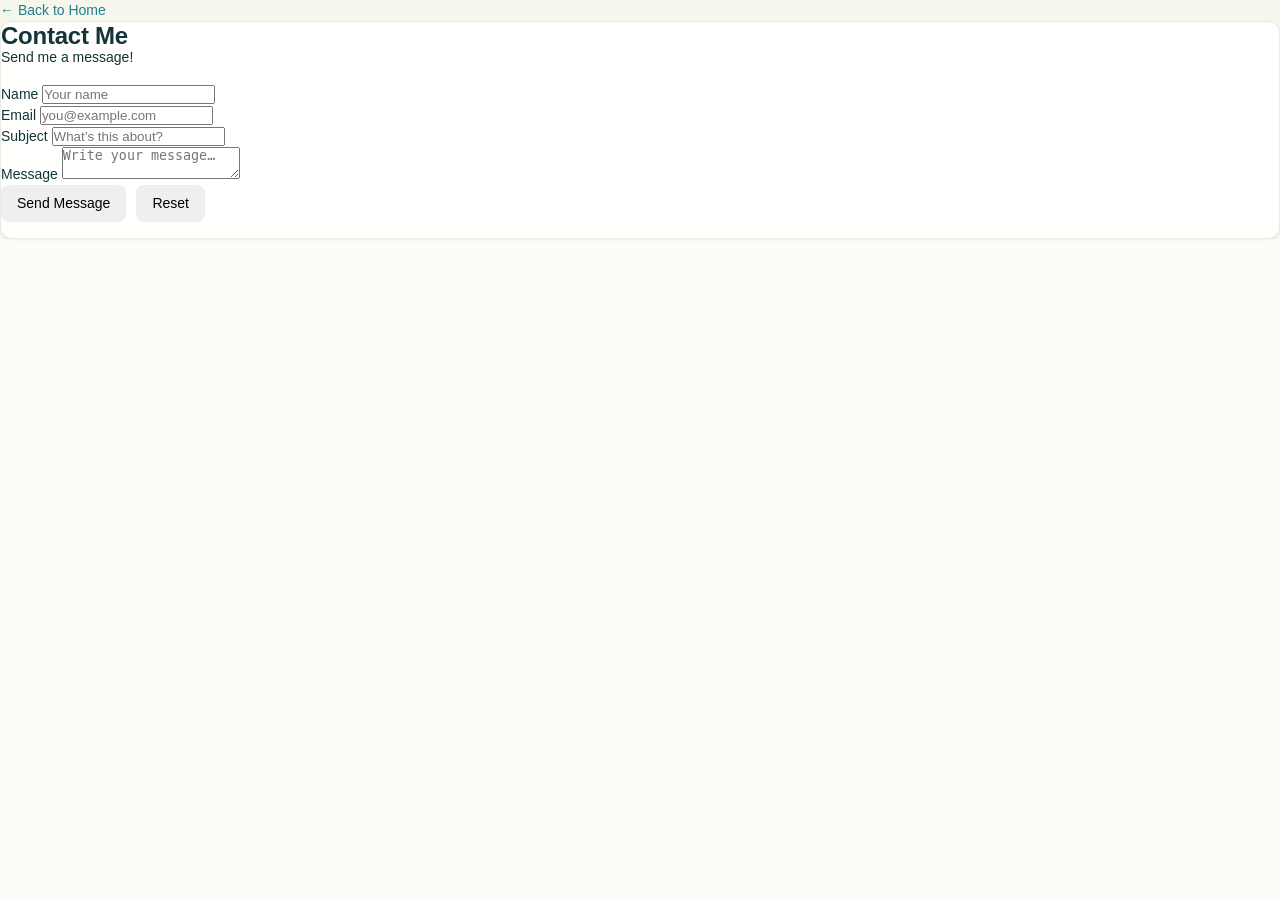
<file: contact.html>
<!DOCTYPE html>
<html lang="en">
<head>
  <meta charset="UTF-8" />
  <meta name="viewport" content="width=device-width, initial-scale=1" />
    <div class="back-btn">
    <a href="index.html">← Back to Home</a>
    </div>
  <title>Contact — Connor Button</title>
  <link rel="icon" type="image/png" href="images/favicon.png" />
  <link rel="stylesheet" href="main.css" />
  
</head>
<body>
  <section class="section">
    <div class="contact-wrap card">
      <h2>Contact Me</h2>
      <p class="small" style="margin-top:-4px;">Send me a message!</p>
      <form id="contact-form" method="POST" action="https://formspree.io/f/mgvylkyl">
        <div class="row">
          <div>
            <label for="name">Name</label>
            <input id="name" name="name" type="text" placeholder="Your name" required />
          </div>
          <div>
            <label for="email">Email</label>
            <input id="email" name="email" type="email" placeholder="you@example.com" required />
          </div>
        </div>
        <div>
          <label for="subject">Subject</label>
          <input id="subject" name="subject" type="text" placeholder="What’s this about?" required />
        </div>
        <div>
          <label for="message">Message</label>
          <textarea id="message" name="message" placeholder="Write your message…" required></textarea>
        </div>
        <div class="flex" style="gap:10px;">
          <button class="btn" type="submit">Send Message</button>
          <button class="btn ghost" type="reset">Reset</button>
        </div>
        <p id="form-status" class="small" style="margin-top:8px;"></p>
      </form>
    </div>
  </section>
  <script>
  const form = document.getElementById('contact-form');
  const statusEl = document.getElementById('form-status');

  form.addEventListener('submit', async (e) => {
    e.preventDefault();
    statusEl.textContent = 'Sending…';

    try {
      const data = new FormData(form);
      const res = await fetch(form.action, {
        method: form.method,
        body: data,
        headers: { 'Accept': 'application/json' }
      });

      if (res.ok) {
        form.reset();
        statusEl.textContent = 'Thanks! Your message was sent.';
      } else {
        const err = await res.json().catch(() => ({}));
        statusEl.textContent = (err && err.errors && err.errors[0]?.message) || 'Oops, something went wrong. Please try again.';
      }
    } catch (err) {
      statusEl.textContent = 'Network error. Please try again.';
    }
  });
</script>
</body>
</html>
</file>
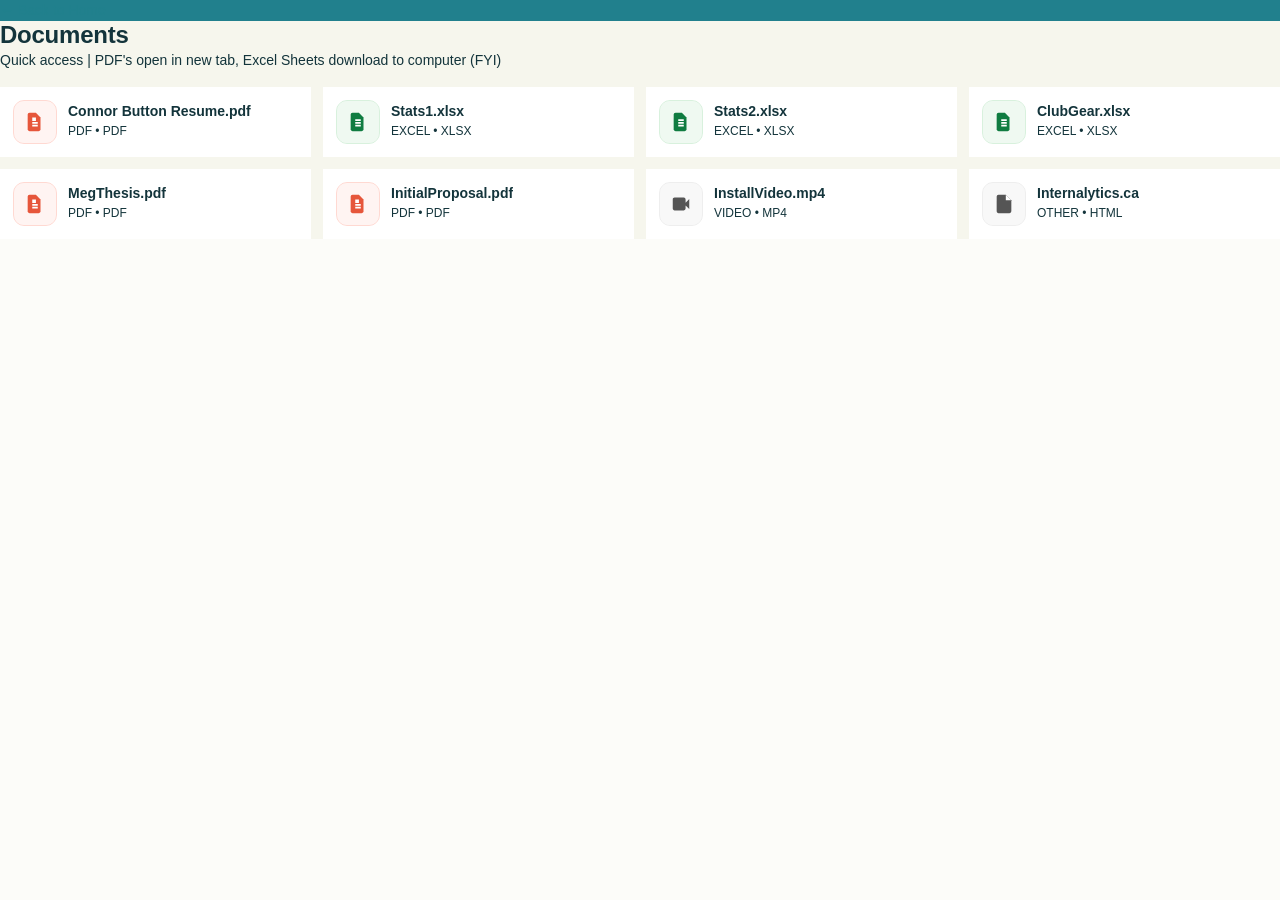
<file: documents.html>
<!DOCTYPE html>
<html lang="en">
<head>
  <meta charset="UTF-8" />
  <meta name="viewport" content="width=device-width, initial-scale=1.0, maximum-scale=5.0, user-scalable=yes">  <title>Documents — Connor Button</title>
  <link rel="icon" type="image/png" href="images/favicon.png" />
  <link rel="stylesheet" href="main.css" />
  <style>
    /* Documents grid (reuses your design tokens) */
    .docs-wrap{ max-width: var(--maxw); margin: 0 auto; }
    .docs-header{ margin-bottom: 14px; }
    .doc-grid{
      display:grid; gap:12px;
      grid-template-columns: repeat(12, 1fr);
    }
    /* 4-up on desktop, 2-up on phones */
    .doc-card{ grid-column: span 3; }
    @media (max-width: 640px){ .doc-card{ grid-column: span 6; } }

    .doc-card{
      display:flex; align-items:center; gap:12px;
      padding:14px; border:1px solid var(--line);
      border-radius: var(--radius); background:#fff; box-shadow: var(--shadow);
      text-decoration:none; color:inherit;
      transition: transform .15s ease, box-shadow .15s ease, border-color .15s ease;
    }
    .doc-card:hover{ transform: translateY(-2px); border-color:#ddd; box-shadow: 0 12px 28px rgba(0,0,0,.08); }
    .doc-icon{
      width:42px; height:42px; flex:0 0 42px;
      display:grid; place-items:center; border-radius:10px; background:#f6f6f6;
      outline:1px solid #eee;
    }
    .doc-meta{ min-width:0; }
    .doc-name{
      font-weight:600; line-height:1.2; margin:0 0 2px; white-space:nowrap; overflow:hidden; text-overflow:ellipsis;
    }
    .doc-type{ font-size:12px; color:var(--muted); }

    /* Simple color accents by type */
    .is-pdf .doc-icon{ background:#FFF4F2; outline-color:#FFD9D2; }
    .is-excel .doc-icon{ background:#EFF9F1; outline-color:#D8F1DD; }
    .is-word .doc-icon{ background:#F1F5FF; outline-color:#DDE6FF; }
    .is-ppt .doc-icon{ background:#FFF6EB; outline-color:#FFE3C7; }
    .is-image .doc-icon{ background:#F8F8F8; }
    .is-video .doc-icon{ background:#F8F8F8; }
    .is-other .doc-icon{ background:#F8F8F8; }

    /* Back link spacing on this page */
    .back-btn { margin-top: 20px; }
  </style>
</head>
<body>
  <div class="btn--primary">
    <a href="index.html">← Back to Home</a>
  </div>

  <section class="section">
    <div class="docs-wrap">
      <div class="docs-header">
        <h2>Documents</h2>
        <p class="small">Quick access | PDF's open in new tab, Excel Sheets download to computer (FYI)</p>
      </div>

      <div class="doc-grid" id="docGrid">
        <!-- ===== EXAMPLES (replace/extend these) ===== -->
        <!-- Tip: point href to your actual files; keep target & rel so they open in a new tab. -->

        <!-- Existing resume in your repo -->
        <a class="doc-card" href="Connor Button Resume.pdf" target="_blank" rel="noopener" data-name="Connor Button Resume.pdf"></a>

        <!-- Stats1 -->
        <a class="doc-card" href="docs/Stats1.xlsx" target="_blank" rel="noopener" data-name="Stats1.xlsx"></a>
       
        <!-- Stats2 -->
        <a class="doc-card" href="docs/Stats2.xlsx" target="_blank" rel="noopener" data-name="Stats2.xlsx"></a>
    
        <!-- ClubGear -->
        <a class="doc-card" href="docs/ClubGear.xlsx" target="_blank" rel="noopener" data-name="ClubGear.xlsx"></a>

        <!-- Meg Thesis -->
        <a class="doc-card" href="docs/MEGThesis.pdf" target="_blank" rel="noopener" data-name="MegThesis.pdf"></a>

        <!-- Plastics-Levy -->
        <a class="doc-card" href="docs/InitialProposal.pdf" target="_blank" rel="noopener" data-name="InitialProposal.pdf"></a>
       
        <!-- Twin Peaks Video-->
        <a class="doc-card" href="images/pines/TwinPeaksVideo.mp4" target="_blank" rel="noopener" data-name="InstallVideo.mp4"></a>
        
        <!-- Internlytics -->
        <a class="doc-card" href="https://connorbuttonweb.github.io/internalytics/index.html" target="_blank" rel="noopener" data-name="Internalytics.ca"></a>


        <!-- ========================================== -->
      </div>
    </div>
  </section>

  <script>
    // Tiny helper: infer file type from href and render icon + labels.
    (function(){
      const ICONS = {
        pdf:  `<svg width="22" height="22" viewBox="0 0 24 24" aria-hidden="true"><path fill="#E6563B" d="M6 2h7l5 5v13a2 2 0 0 1-2 2H6a2 2 0 0 1-2-2V4a2 2 0 0 1 2-2"/><path fill="#fff" d="M9 17h6v-2H9v2m0-3h6v-2H9v2m0-3h4V7H9v4z"/></svg>`,
        excel:`<svg width="22" height="22" viewBox="0 0 24 24" aria-hidden="true"><path fill="#107C41" d="M6 2h7l5 5v13a2 2 0 0 1-2 2H6a2 2 0 0 1-2-2V4a2 2 0 0 1 2-2"/><path fill="#fff" d="M9 17h6v-2H9v2m0-3h6v-2H9v2m0-3h6V9H9v2"/></svg>`,
        word: `<svg width="22" height="22" viewBox="0 0 24 24" aria-hidden="true"><path fill="#185ABD" d="M6 2h7l5 5v13a2 2 0 0 1-2 2H6a2 2 0 0 1-2-2V4a2 2 0 0 1 2-2"/><path fill="#fff" d="M9 17h6v-2H9v2m0-3h6v-2H9v2m0-3h6V9H9v2"/></svg>`,
        ppt:  `<svg width="22" height="22" viewBox="0 0 24 24" aria-hidden="true"><path fill="#D24726" d="M6 2h7l5 5v13a2 2 0 0 1-2 2H6a2 2 0 0 1-2-2V4a2 2 0 0 1 2-2"/><path fill="#fff" d="M9 17h6V9H9v8m1-7h4v6h-4V10z"/></svg>`,
        image:`<svg width="22" height="22" viewBox="0 0 24 24" aria-hidden="true"><path fill="#555" d="M19 3H5a2 2 0 0 0-2 2v14a2 2 0 0 0 2 2h14a2 2 0 0 0 2-2V5a2 2 0 0 0-2-2m0 16H5V5h14z"/><path fill="#555" d="M8.5 13.5L11 16l2.5-3L17 18H7z"/><circle cx="9" cy="9" r="1.5" fill="#555"/></svg>`,
        video:`<svg width="22" height="22" viewBox="0 0 24 24" aria-hidden="true"><path fill="#555" d="M17 10.5V7a2 2 0 0 0-2-2H5C3.89 5 3 5.9 3 7v10c0 1.1.89 2 2 2h10a2 2 0 0 0 2-2v-3.5l4 4v-11l-4 4z"/></svg>`,
        other:`<svg width="22" height="22" viewBox="0 0 24 24" aria-hidden="true"><path fill="#555" d="M14 2H6a2 2 0 0 0-2 2v16c0 1.11.89 2 2 2h12a2 2 0 0 0 2-2V8z"/><path fill="#fff" d="M14 2v6h6"/></svg>`
      };

      const byExt = (ext) => {
        ext = ext.toLowerCase();
        if (['.pdf'].includes(ext)) return 'pdf';
        if (['.xls','.xlsx','.csv'].includes(ext)) return 'excel';
        if (['.doc','.docx'].includes(ext)) return 'word';
        if (['.ppt','.pptx'].includes(ext)) return 'ppt';
        if (['.png','.jpg','.jpeg','.webp','.gif','.svg'].includes(ext)) return 'image';
        if (['.mp4','.webm','.mov','.m4v'].includes(ext)) return 'video';
        return 'other';
      };

      const cards = Array.from(document.querySelectorAll('.doc-card'));
      cards.forEach(card => {
        const href = card.getAttribute('href') || '';
        const name = card.dataset.name || href.split('/').pop() || 'File';
        const match = href.match(/\.[a-z0-9]+$/i);
        const ext = match ? match[0] : '';
        const type = byExt(ext);
        card.classList.add(`is-${type}`);

        const icon = document.createElement('div');
        icon.className = 'doc-icon';
        icon.innerHTML = ICONS[type];

        const meta = document.createElement('div');
        meta.className = 'doc-meta';
        meta.innerHTML = `
          <p class="doc-name" title="${name}">${name}</p>
          <div class="doc-type">${type.toUpperCase()} ${ext ? `• ${ext.slice(1).toUpperCase()}` : ''}</div>
        `;

        card.appendChild(icon);
        card.appendChild(meta);
      });
    })();
  </script>
</body>
</html>
</file>
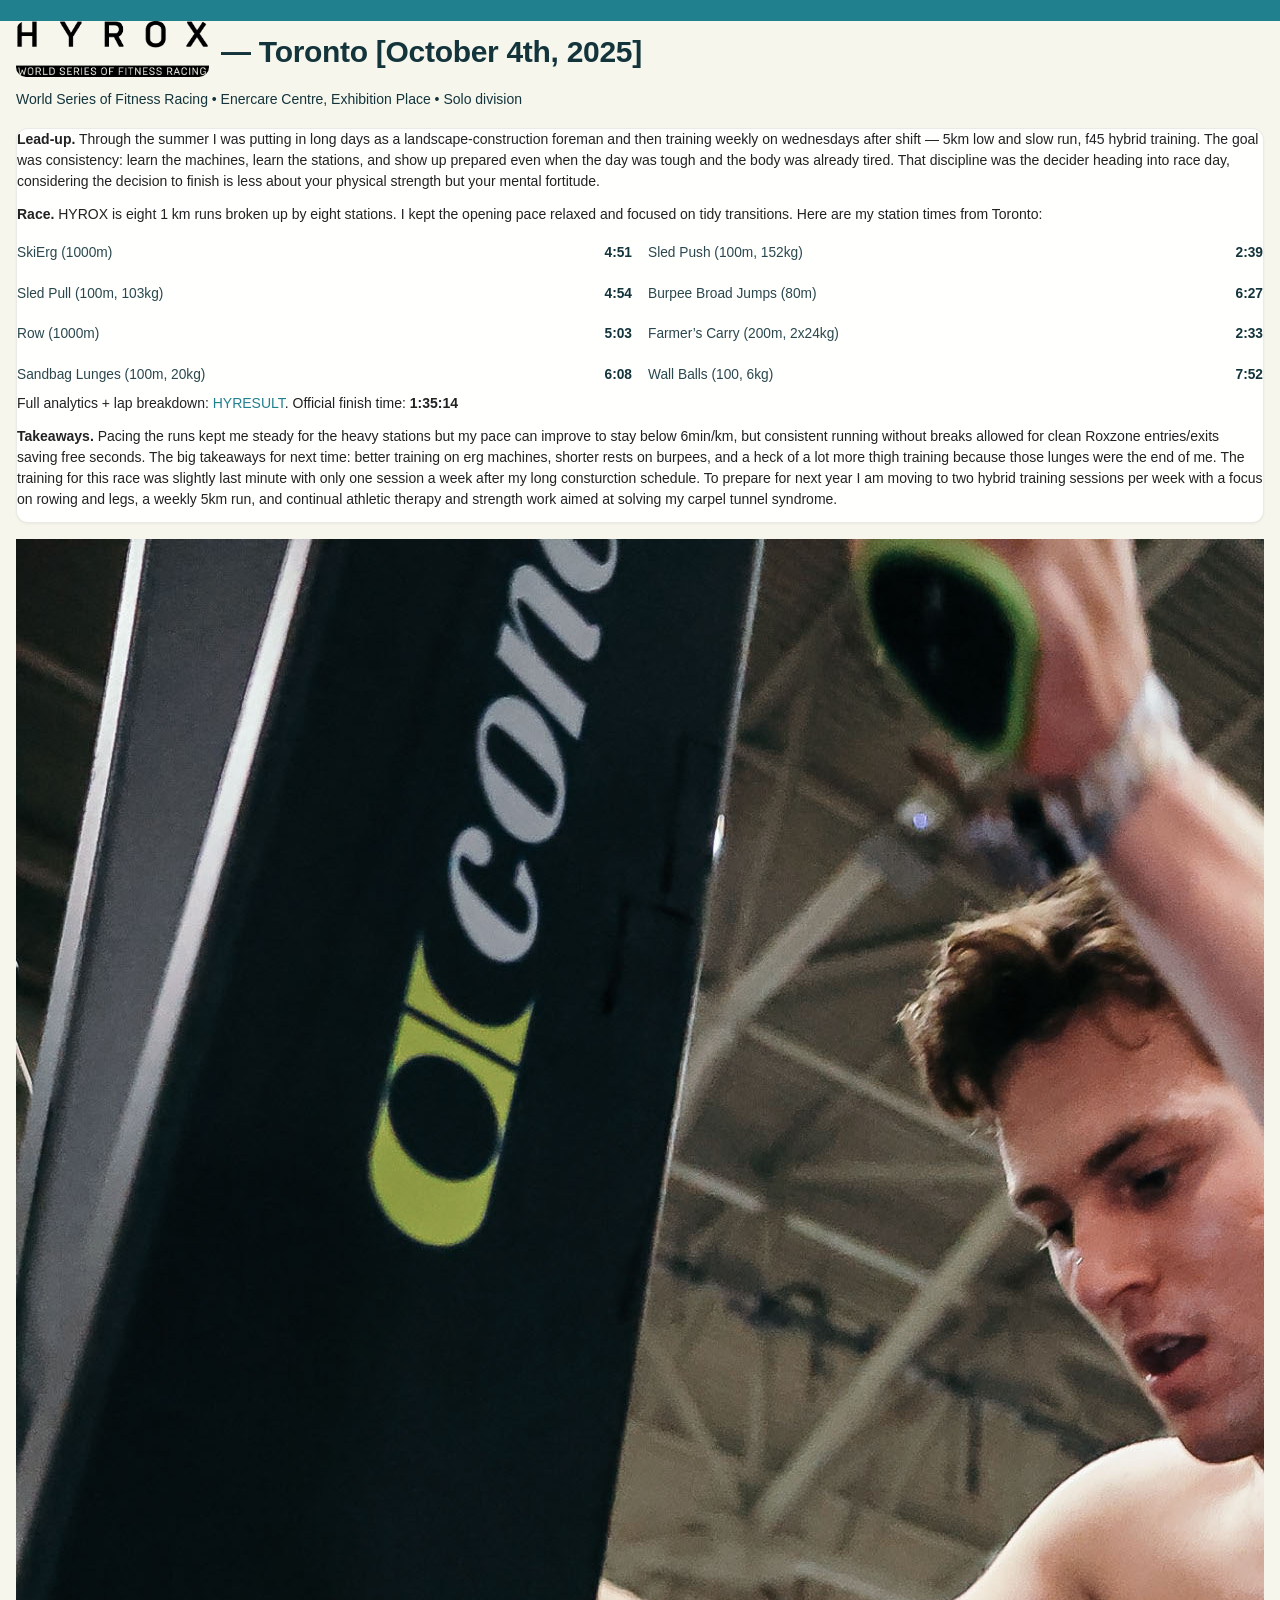
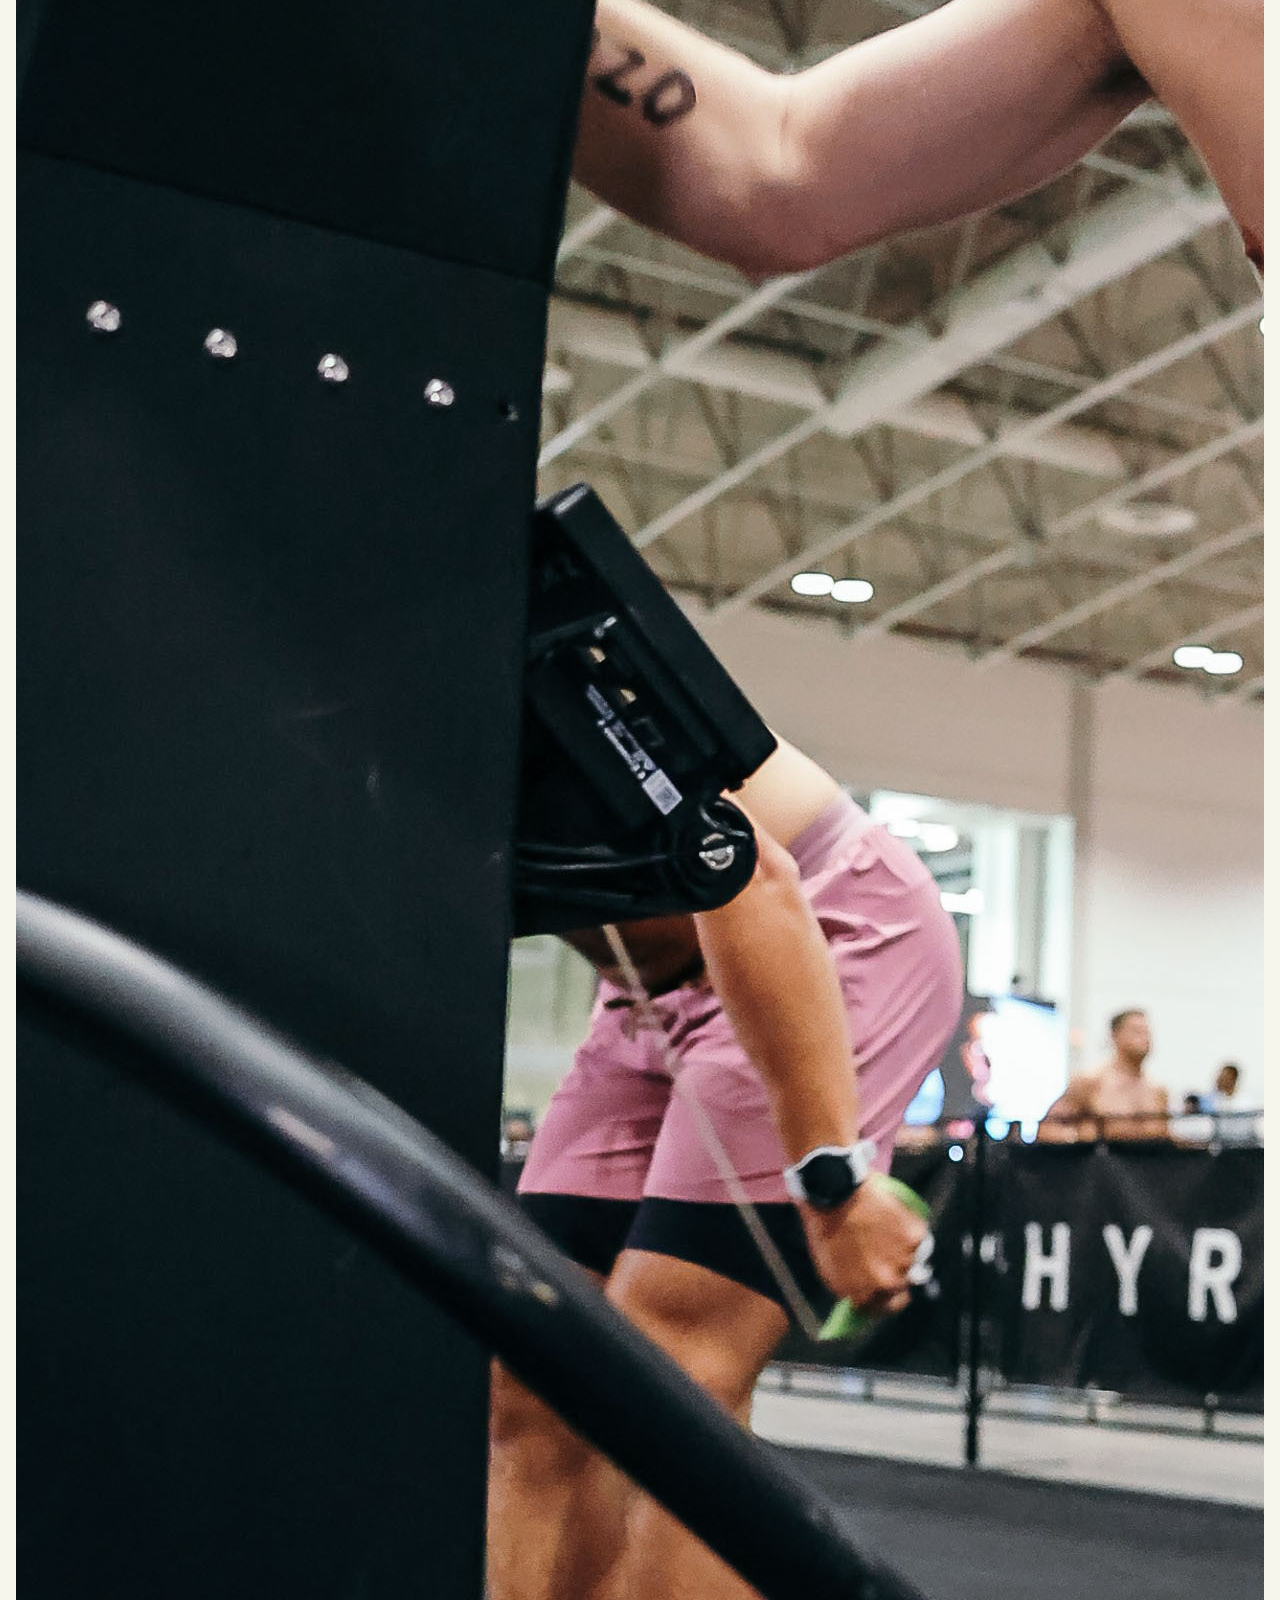
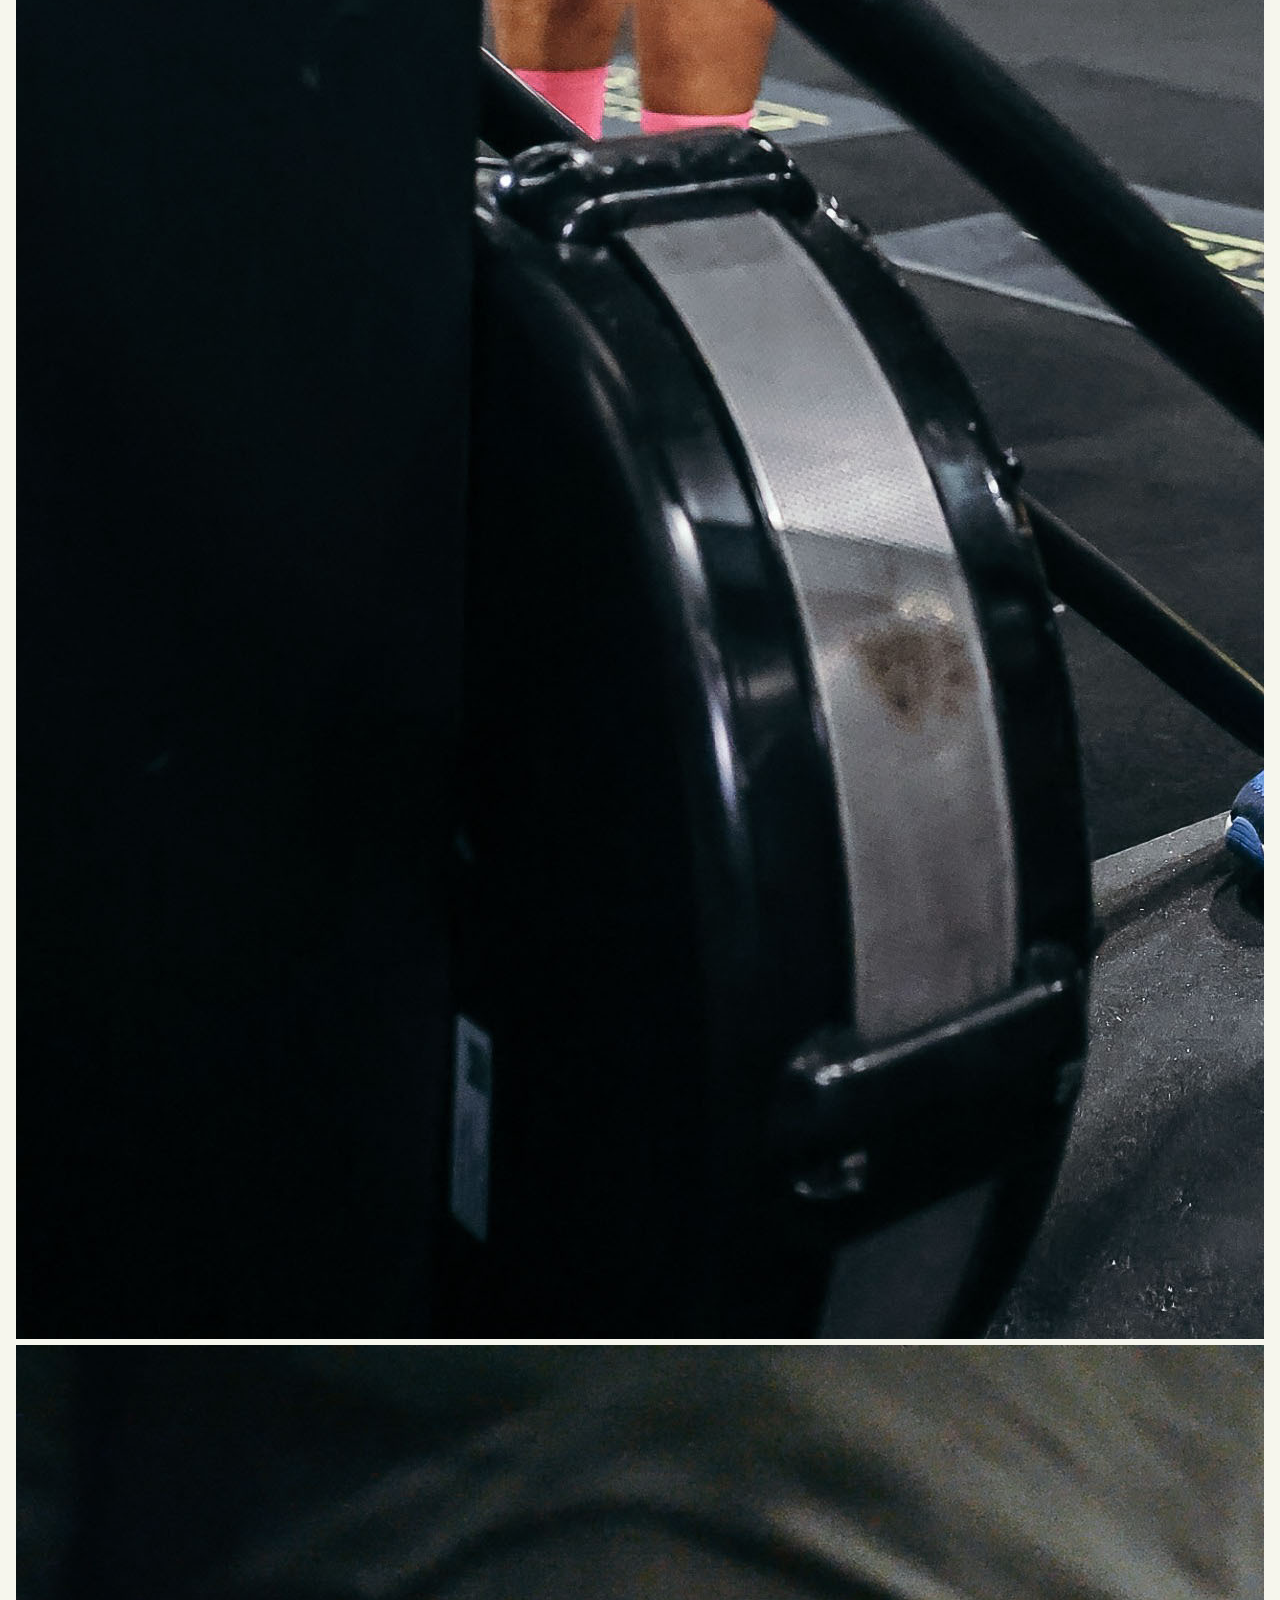
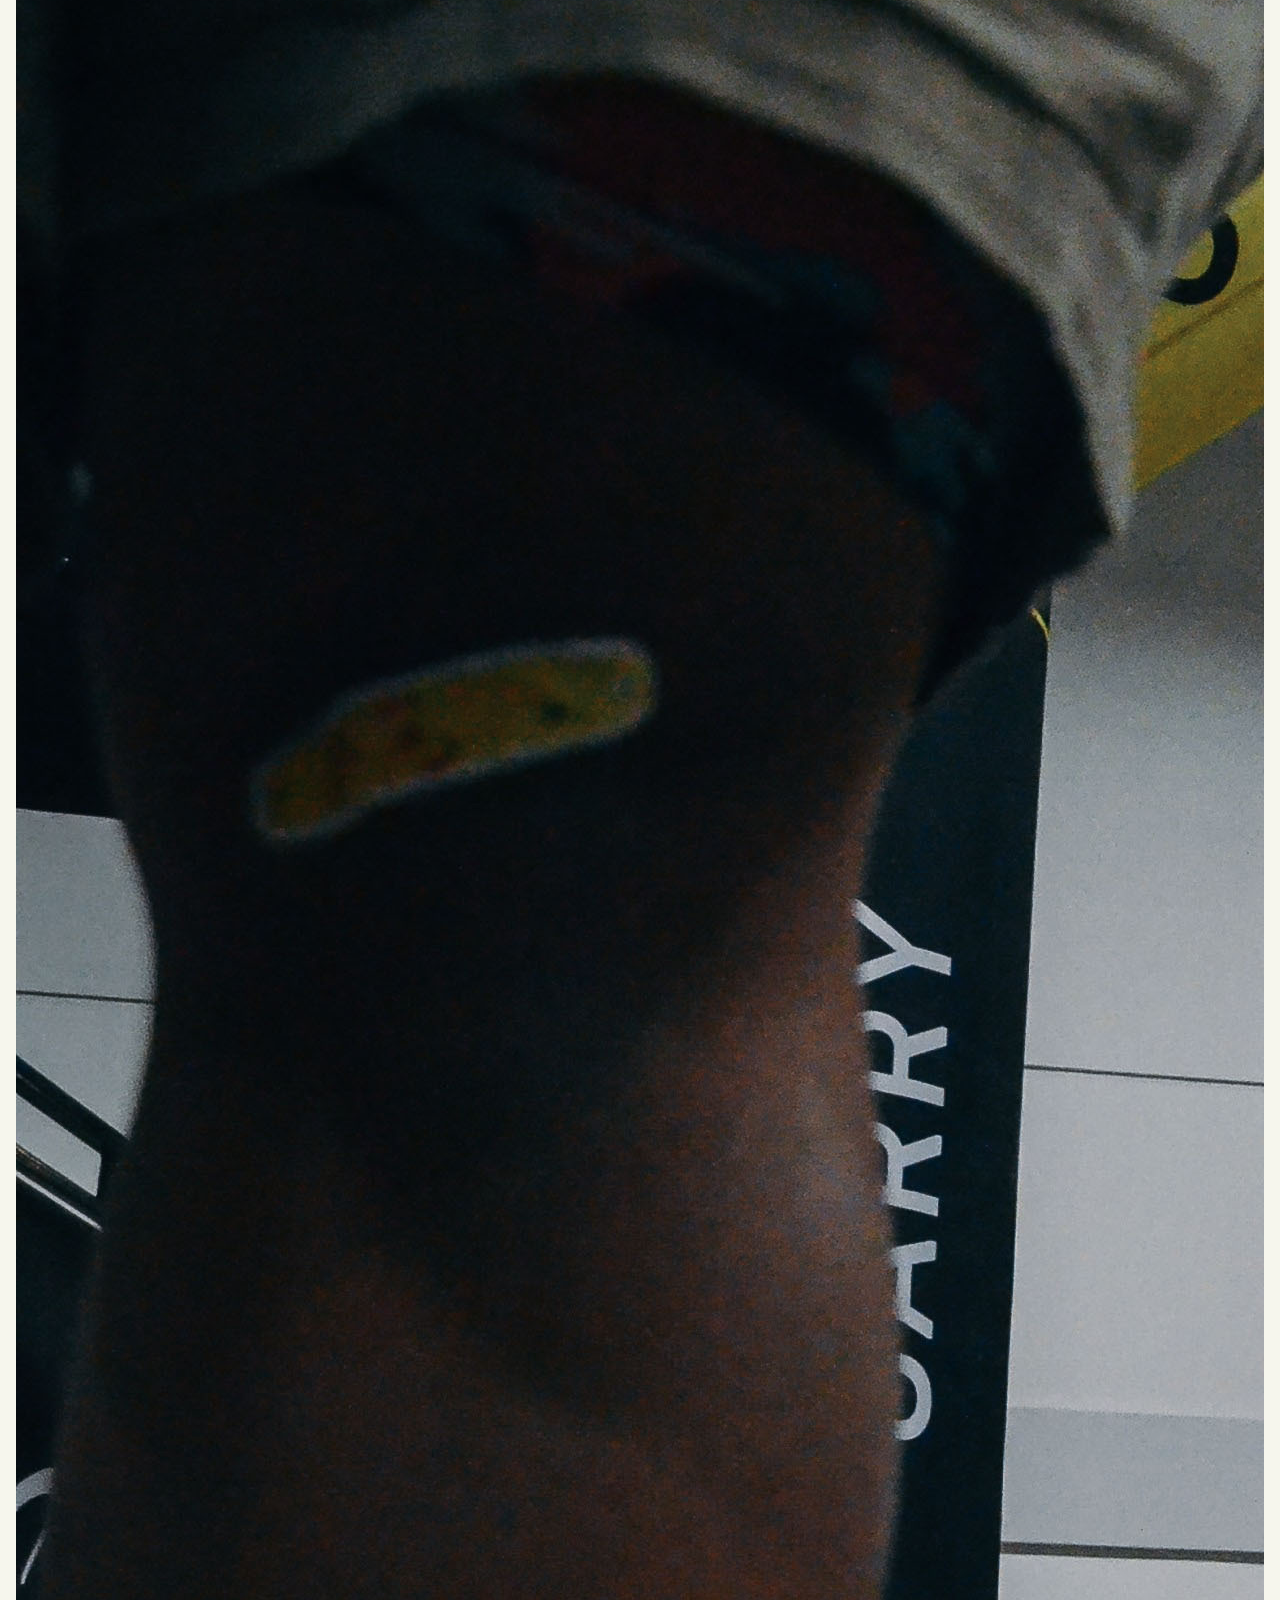
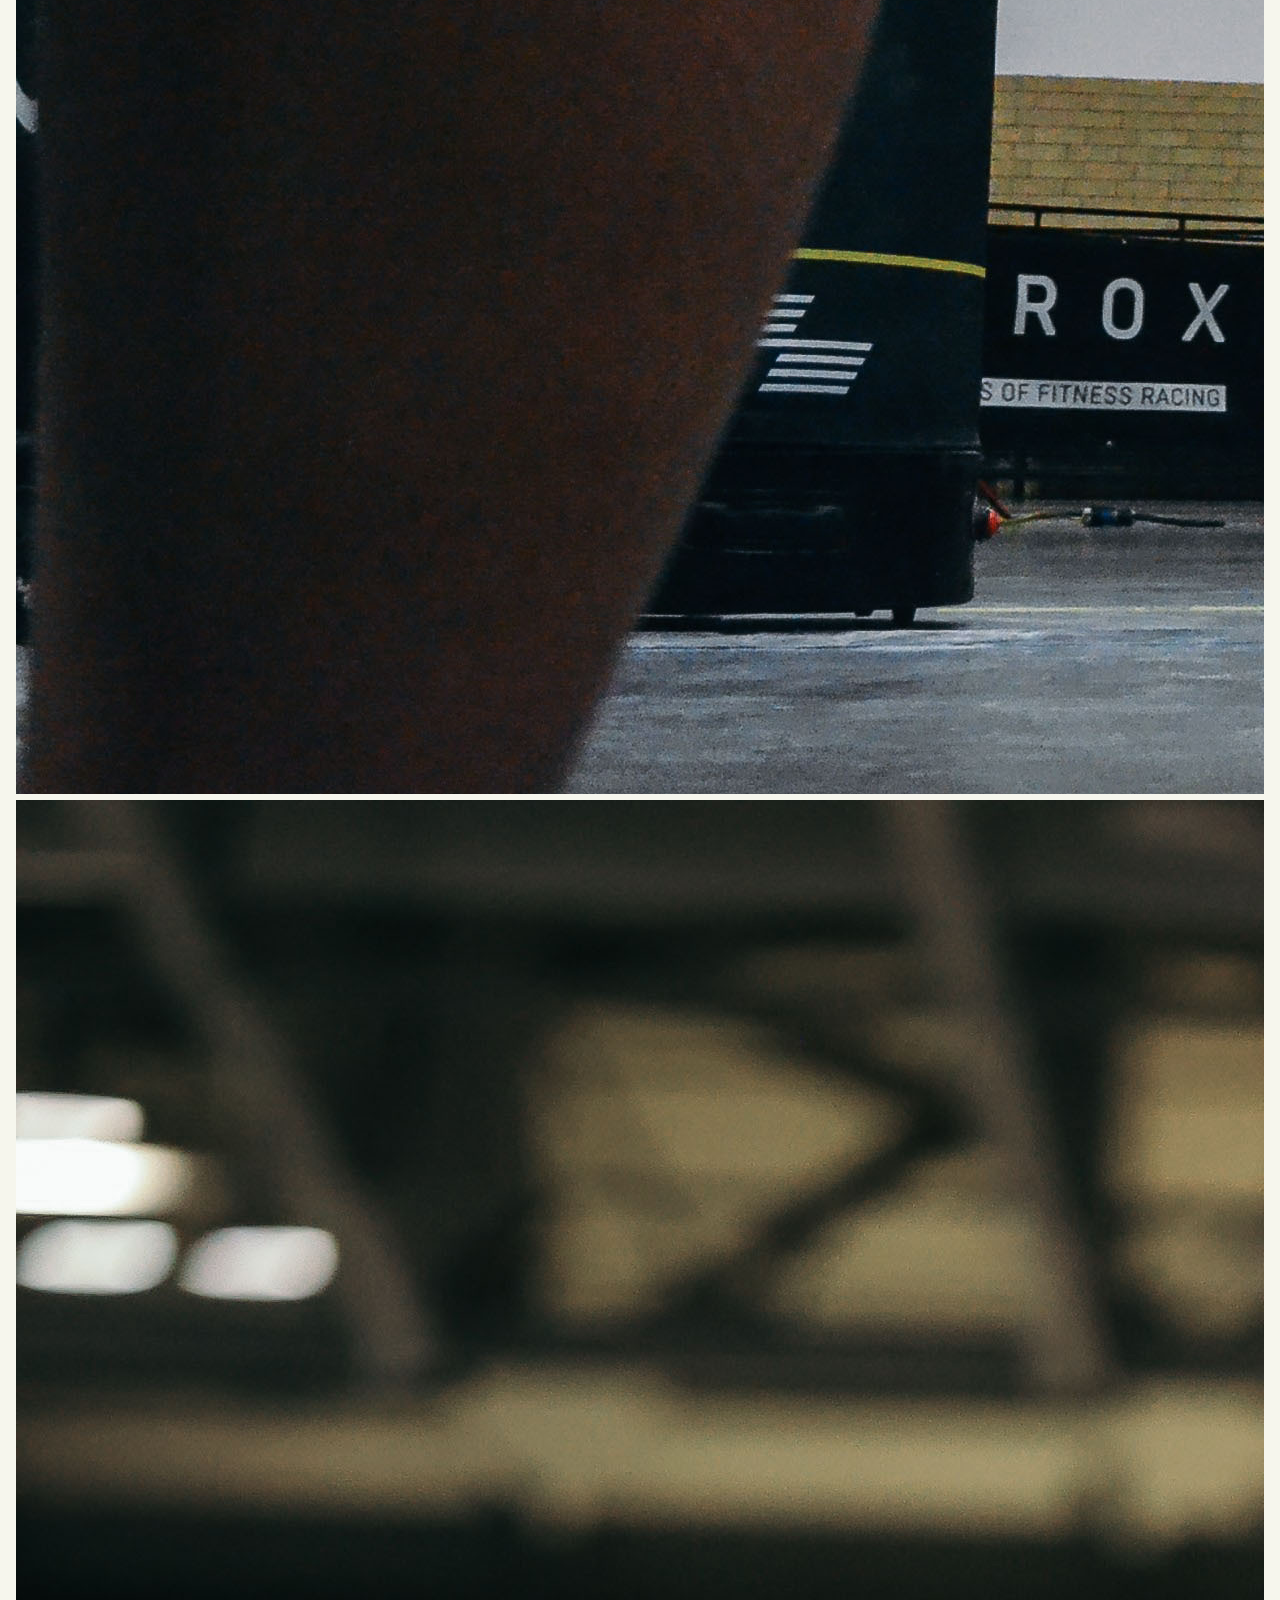
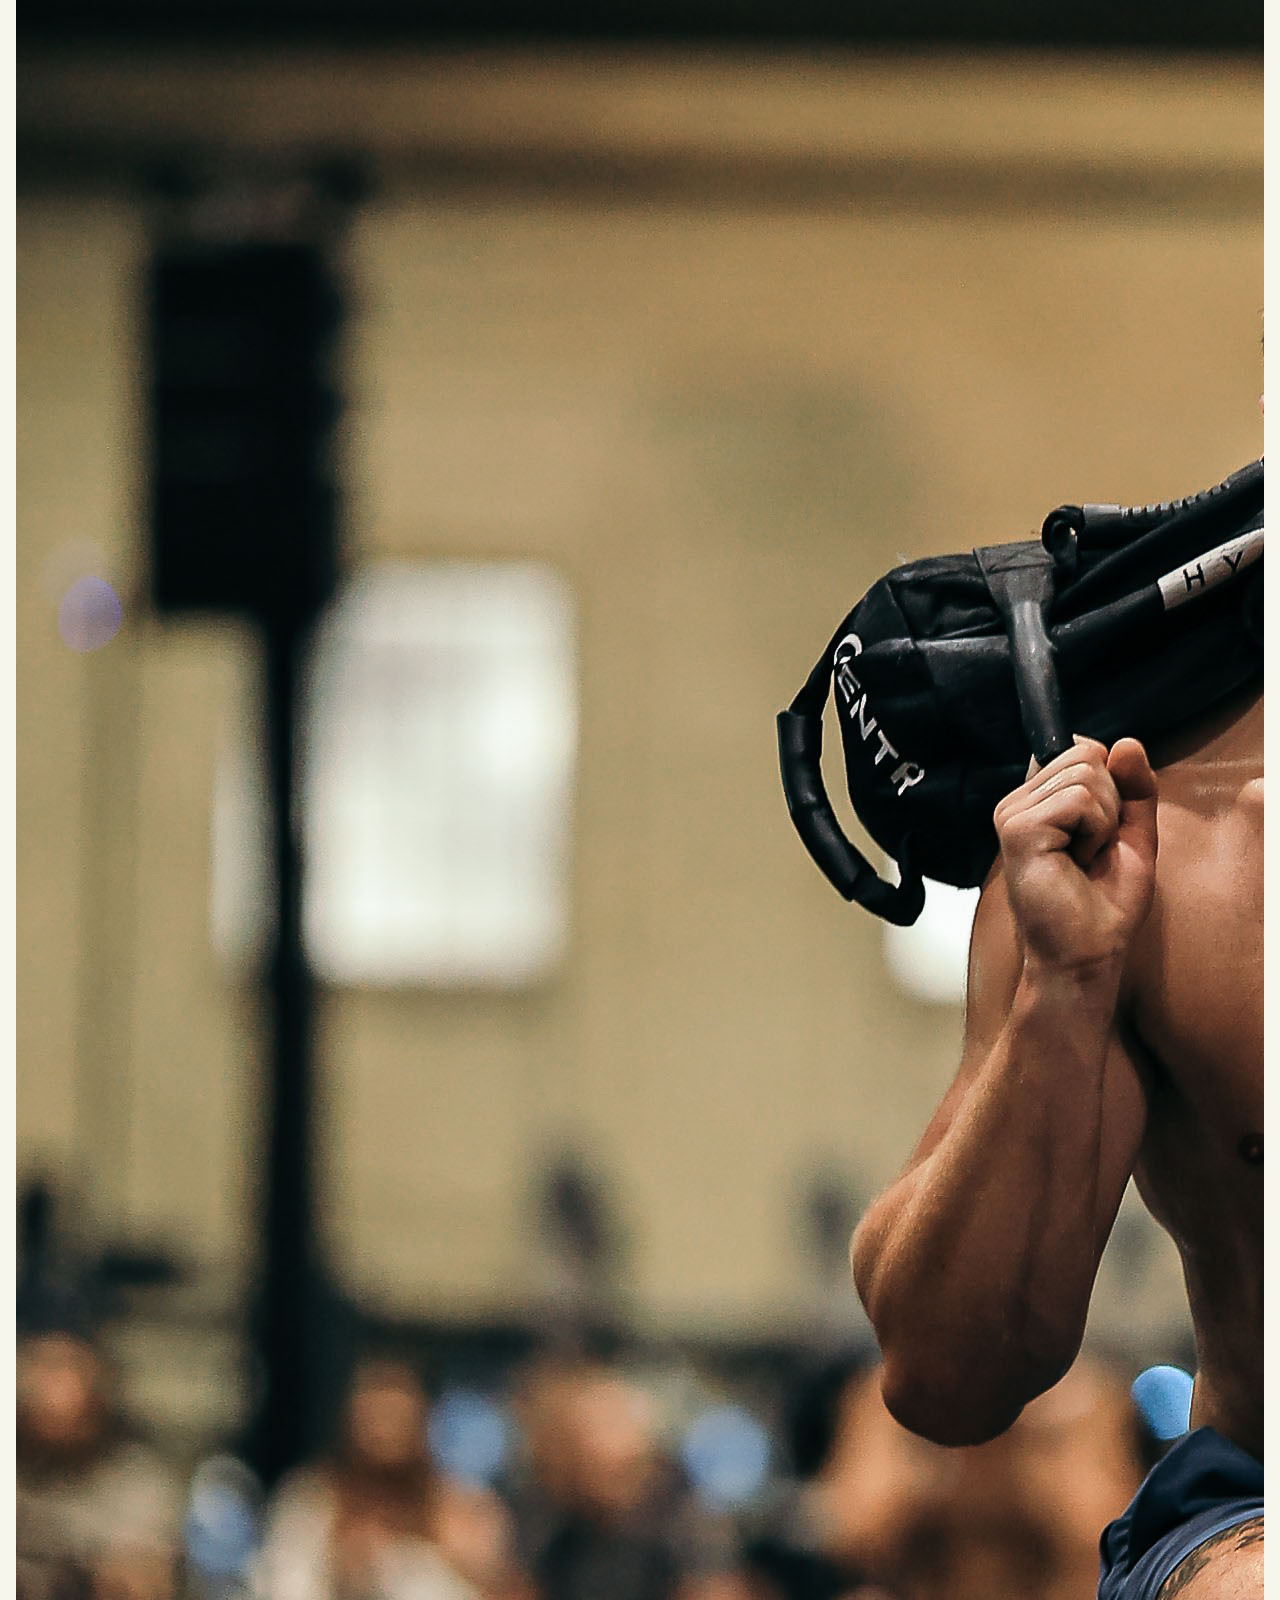
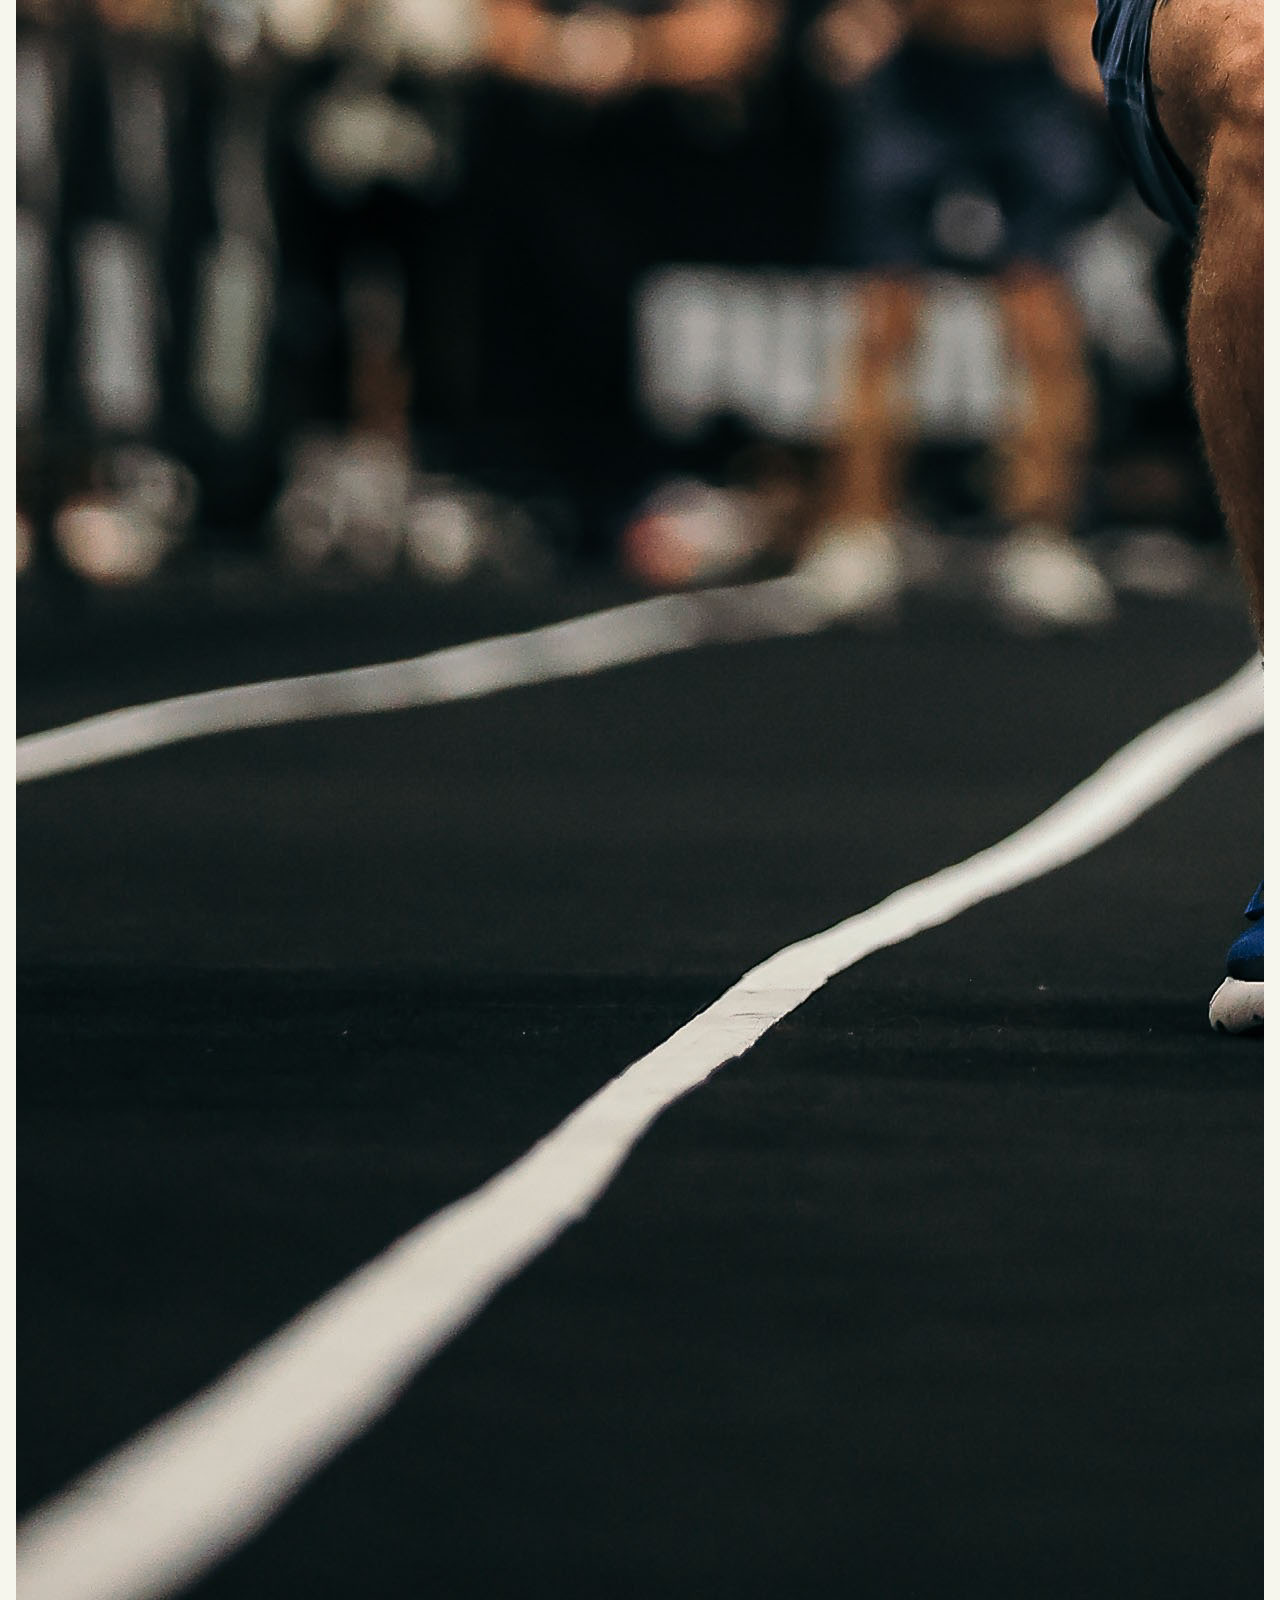
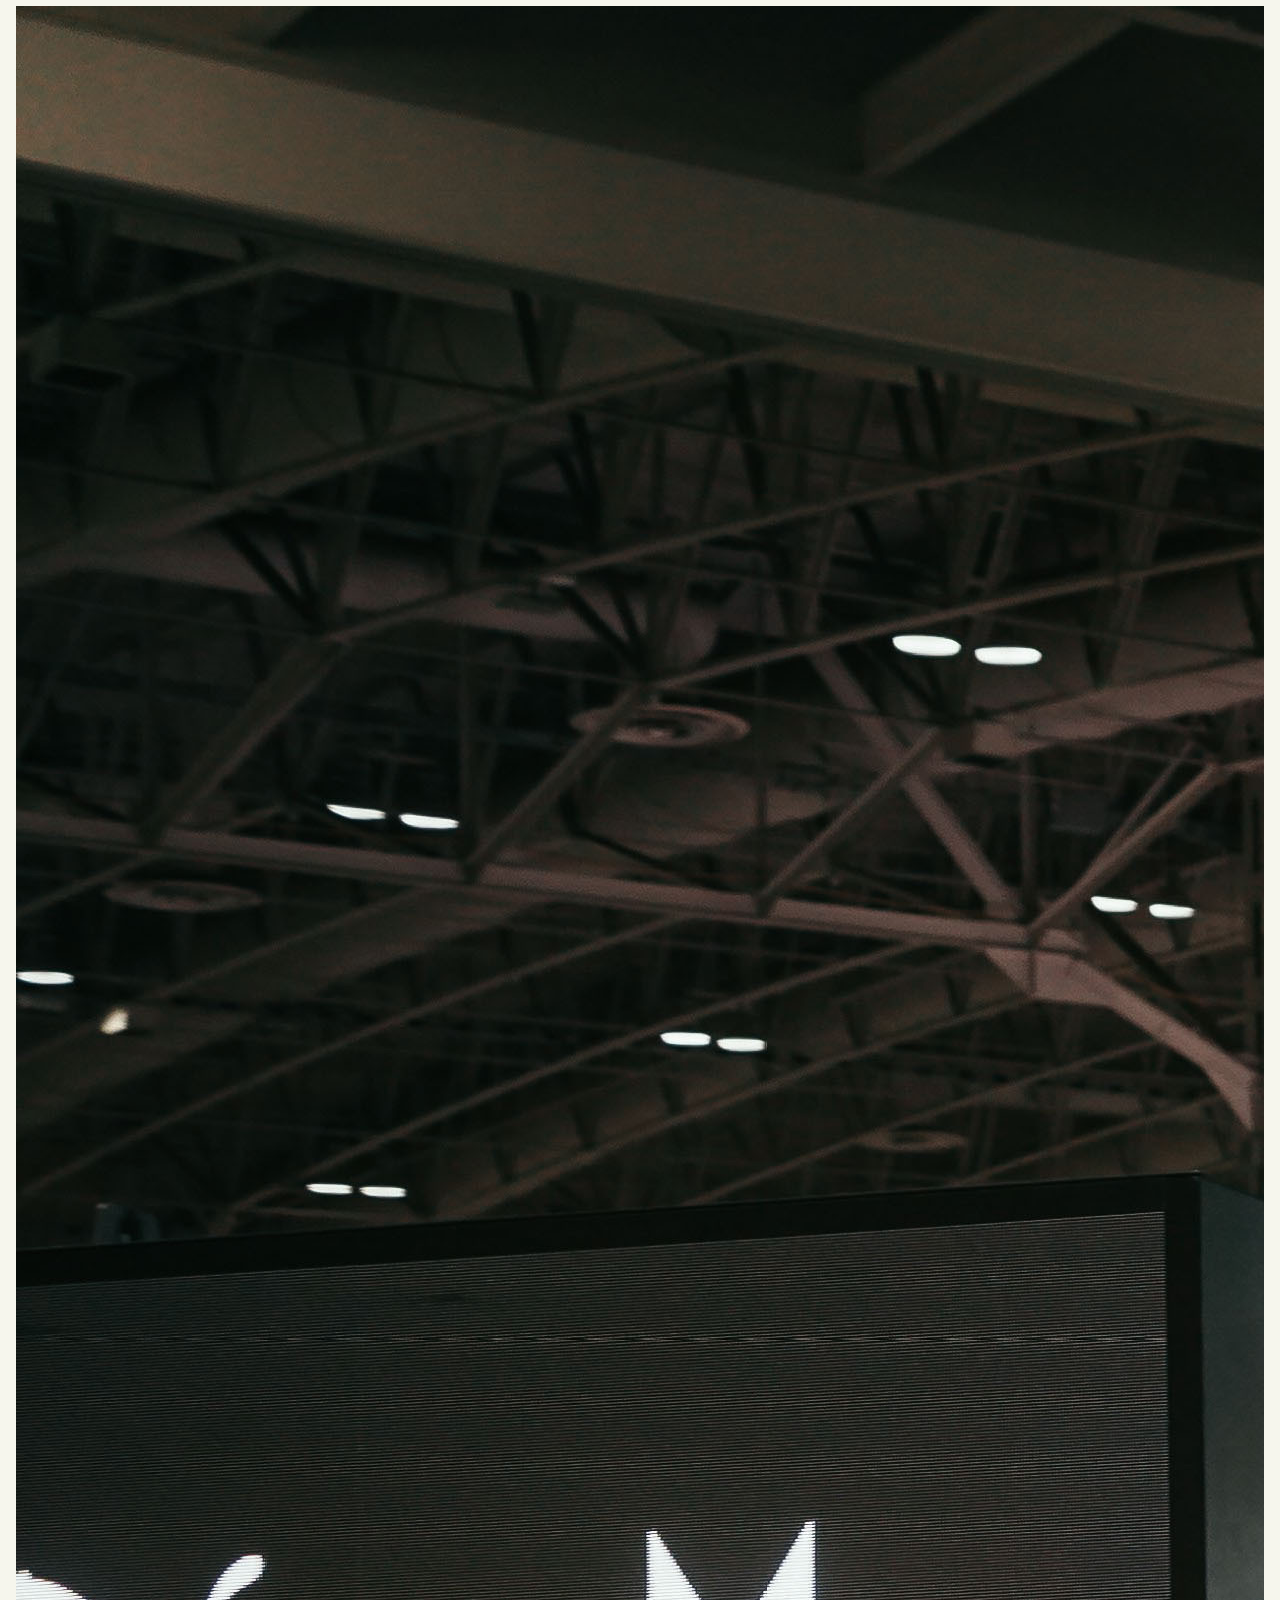
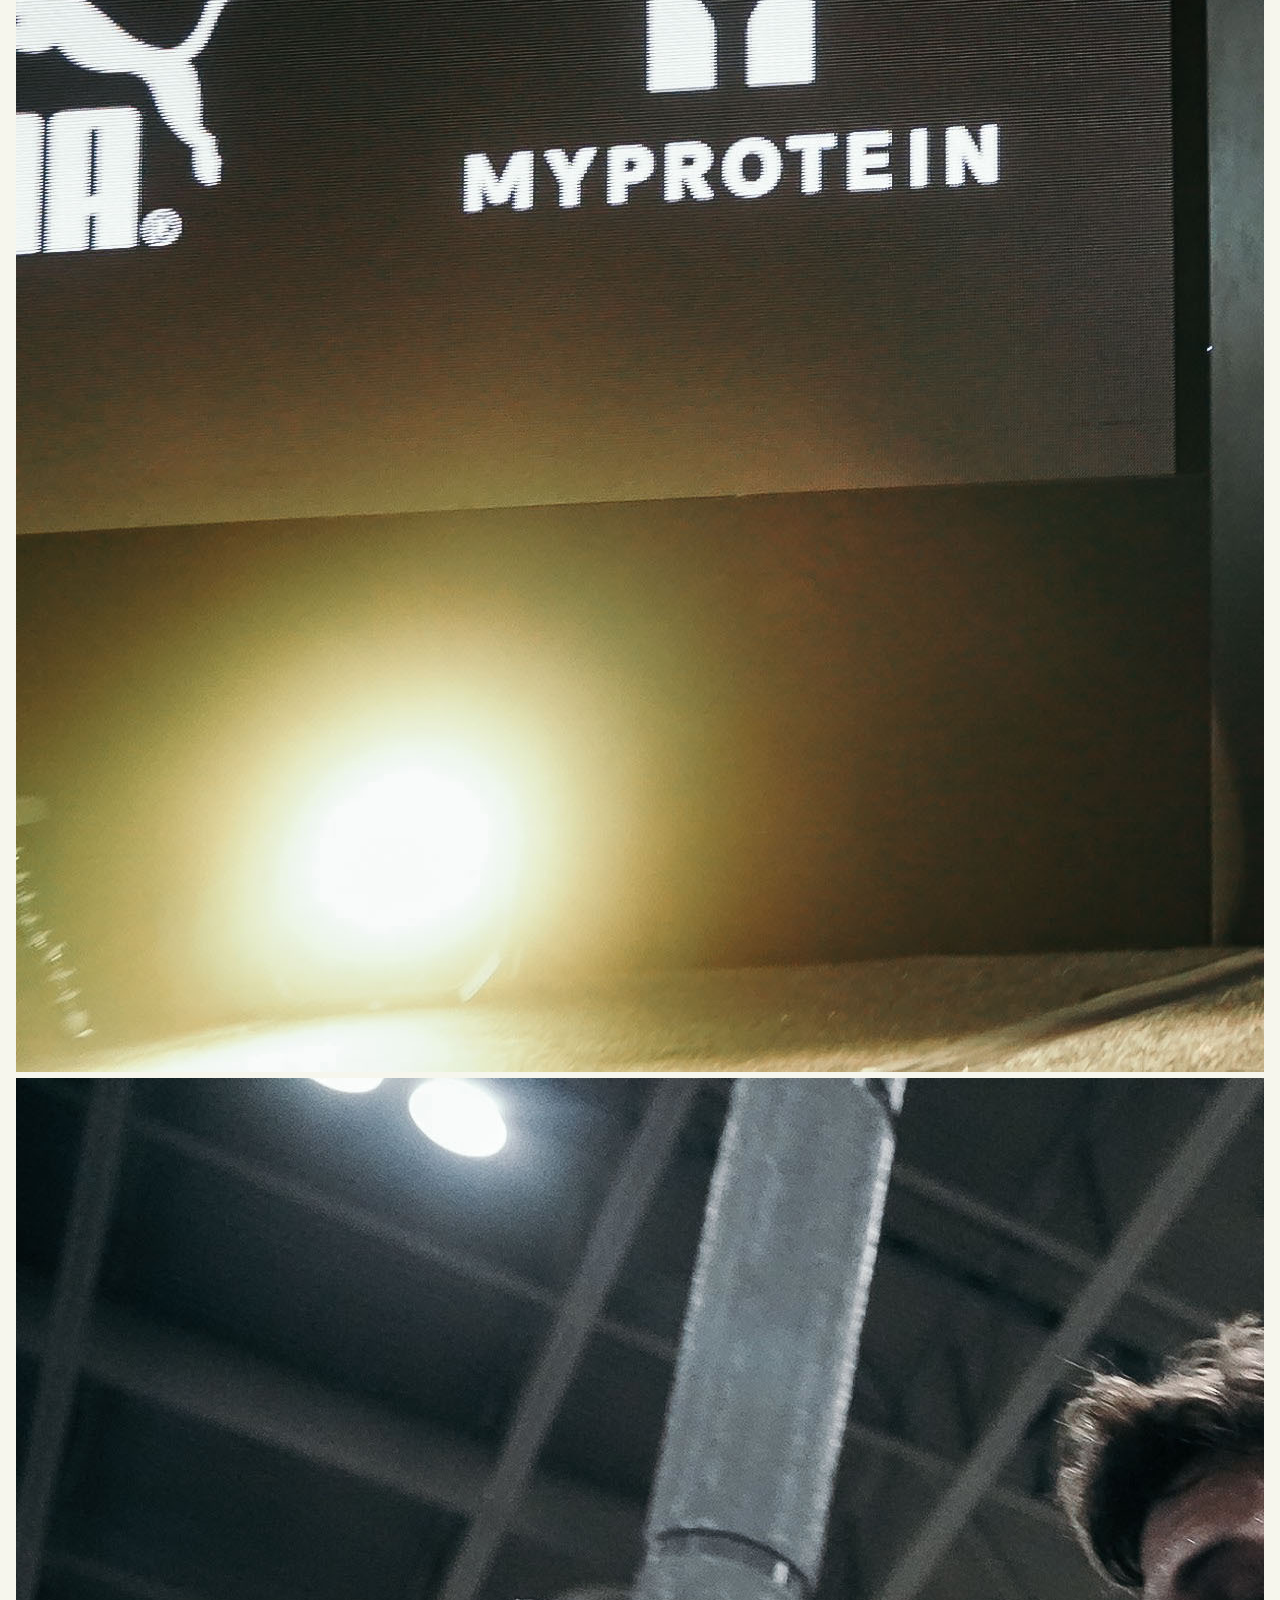
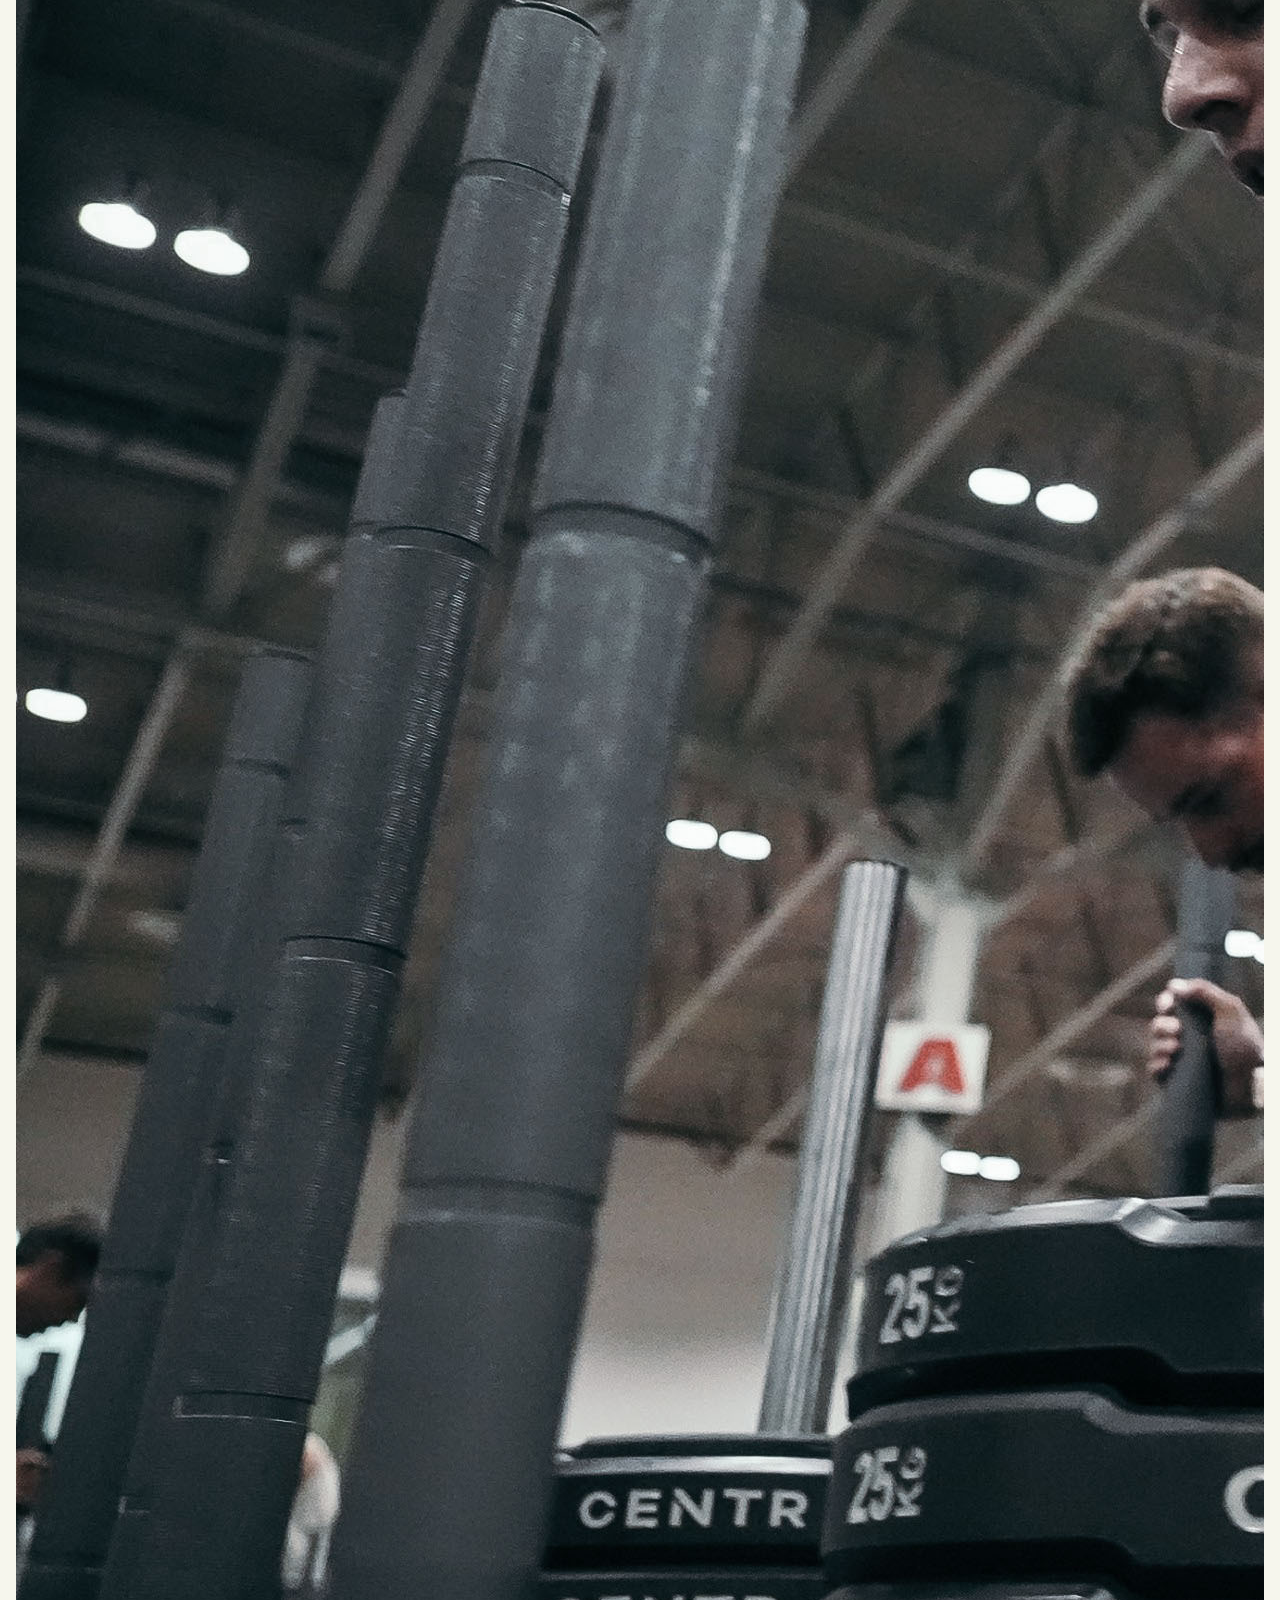
<file: hyrox.html>
<!DOCTYPE html>
<html lang="en">
<head>
  <meta charset="UTF-8" />
  <meta name="viewport" content="width=device-width, initial-scale=1.0, maximum-scale=5.0, user-scalable=yes">  <title>HYROX — Connor Button</title>
  <link rel="stylesheet" href="main.css" />
  <link rel="icon" type="image/png" href="images/favicon.png" />
  <style>
    .page-title { margin: 0; }
    .page-subtitle { margin: 6px 0 18px; color: var(--muted); }
    .title-row{ display:flex; align-items:center; gap:12px; flex-wrap:wrap; }
    .title-row a.logo-link img{ height:56px; width:auto; border-radius:10px; box-shadow: var(--shadow); }

    /* keep it simple: three big paragraphs + one gallery */
    .story.card p{ margin:0 0 12px; color:#222; }
    .splits{
      display:grid; grid-template-columns: repeat(2, minmax(220px, 1fr)); gap:8px 16px;
      margin:8px 0 2px; font-size:0.98rem;
    }
    .splits div{ display:flex; justify-content:space-between; border-bottom:1px dashed var(--line); padding:6px 0; }
    .splits .label{ opacity:.9; }
    .splits .time{ font-weight:600; }

    /* gallery uses your global grid */
    .gallery figure{ position:relative; cursor:zoom-in; border-radius:var(--radius); overflow:hidden; }
    /* lightbox (same as portfolio) */
    .lightbox { position:fixed; inset:0; display:none; align-items:center; justify-content:center; background:rgba(0,0,0,.9); z-index:9999; }
    .lightbox.open{ display:flex; }
    .lightbox-content{ position:relative; max-width:95vw; max-height:92vh; width:min(1100px,95vw); display:flex; align-items:center; justify-content:center; }
    .lightbox img, .lightbox video{ max-width:100%; max-height:92vh; width:auto; height:auto; border-radius:12px; outline:1px solid rgba(255,255,255,.15); background:#000; }
    .lightbox .close, .lightbox .prev, .lightbox .next{ position:absolute; top:50%; transform:translateY(-50%); border:0; background:rgba(255,255,255,.12); color:#fff; padding:.65rem .8rem; border-radius:10px; cursor:pointer; font-weight:700; }
    .lightbox .close{ top:2%; right:2%; transform:none; } .lightbox .prev{ left:1.2%; } .lightbox .next{ right:1.2%; }
    .lightbox .close:hover, .lightbox .prev:hover, .lightbox .next:hover{ background:rgba(255,255,255,.22); }
    .caption{ margin-top:.75rem; text-align:center; color:#f0f0f0; font-size:.95rem; opacity:.85; max-width:min(900px,90vw); }
  </style>
</head>

<body>
  <div class="btn--primary">
    <a href="homeport.html">← Back to Portfolios</a>
  </div>

  <section class="section">
    <div class="container">

      <!-- Title + logo linking to HYROX -->
      <div class="title-row">
        <a class="logo-link hyrox-logo" href="https://www.hyresult.com/event/s8-2025-toronto" target="_blank" rel="noopener" aria-label="Visit HYROX website">
          <!-- using your signage shot as the 'logo' thumbnail -->
          <img src="images/hyrox/logo.png" alt="HYROX" />
        </a>
        <h1 class="page-title"> — Toronto [October 4th, 2025]</h1>
      </div>
      <p class="page-subtitle">World Series of Fitness Racing • Enercare Centre, Exhibition Place • Solo division</p>

      <!-- THREE-PARAGRAPH STORY -->
      <article class="story card">
        <p><strong>Lead-up.</strong> Through the summer I was putting in long days as a landscape-construction foreman and then training weekly on wednesdays after shift — 5km low and slow run, f45 hybrid training. The goal was consistency: learn the machines, learn the stations, and show up prepared even when the day was tough and the body was already tired. That discipline was the decider heading into race day, considering the decision to finish is less about your physical strength but your mental fortitude.</p>

        <p><strong>Race.</strong> HYROX is eight 1&nbsp;km runs broken up by eight stations. I kept the opening pace relaxed and focused on tidy transitions. Here are my station times from Toronto:</p>

        <!-- compact splits pulled from HYRESULT -->
        <div class="splits" aria-label="HYROX station split times">
          <div><span class="label">SkiErg (1000m)</span><span class="time">4:51</span></div>
          <div><span class="label">Sled Push (100m, 152kg)</span><span class="time">2:39</span></div>
          <div><span class="label">Sled Pull (100m, 103kg)</span><span class="time">4:54</span></div>
          <div><span class="label">Burpee Broad Jumps (80m)</span><span class="time">6:27</span></div>
          <div><span class="label">Row (1000m)</span><span class="time">5:03</span></div>
          <div><span class="label">Farmer’s Carry (200m, 2x24kg)</span><span class="time">2:33</span></div>
          <div><span class="label">Sandbag Lunges (100m, 20kg)</span><span class="time">6:08</span></div>
          <div><span class="label">Wall Balls (100, 6kg)</span><span class="time">7:52</span></div>
        </div>
        <p class="small">Full analytics + lap breakdown: <a href="https://www.hyresult.com/result/LR3MS4JI3DB3D9?tab=splits" target="_blank" rel="noopener">HYRESULT</a>. Official finish time: <strong>1:35:14</strong></p>

        <p><strong>Takeaways.</strong> Pacing the runs kept me steady for the heavy stations but my pace can improve to stay below 6min/km, but consistent running without breaks allowed for clean Roxzone entries/exits saving free seconds. The big takeaways for next time: better training on erg machines, shorter rests on burpees, and a heck of a lot more thigh training because those lunges were the end of me. The training for this race was slightly last minute with only one session a week after my long consturction schedule. To prepare for next year I am moving to two hybrid training sessions per week with a focus on rowing and legs, a weekly 5km run, and continual athletic therapy and strength work aimed at solving my carpel tunnel syndrome.</p>
      </article>

      <!-- Single gallery that supports your lightbox -->
      <div class="gallery" data-gallery="hyrox" style="margin-top:16px;">
        <figure data-type="image" data-src="images/hyrox/erg.jpg">
          <img src="images/hyrox/erg.jpg" loading="lazy" decoding="async" />
        </figure>
        <figure data-type="image" data-src="images/hyrox/farmer.jpg">
          <img src="images/hyrox/farmer.jpg" loading="lazy" decoding="async" />
        </figure>
        <figure data-type="image" data-src="images/hyrox/lunge.jpg">
          <img src="images/hyrox/lunge.jpg" loading="lazy" decoding="async" />
        </figure>
        <figure data-type="image" data-src="images/hyrox/run.jpg">
          <img src="images/hyrox/run.jpg" loading="lazy" decoding="async" />
        </figure>
        <figure data-type="image" data-src="images/hyrox/sled.jpg">
          <img src="images/hyrox/sled.jpg" loading="lazy" decoding="async" />
        </figure>
        <figure data-type="image" data-src="images/hyrox/time.jpg">
          <img src="images/hyrox/time.jpg" loading="lazy" decoding="async" />
        </figure>
      </div>
    </div>
  </section>

  <!-- Lightbox root -->
  <div class="lightbox" id="lightbox" aria-modal="true" role="dialog" aria-label="Media viewer">
    <div class="lightbox-content" id="lbContent" tabindex="0" aria-live="polite"></div>
    <button class="close" id="lbClose" aria-label="Close (Esc)">✕</button>
    <button class="prev" id="lbPrev" aria-label="Previous (←)">⬅</button>
    <button class="next" id="lbNext" aria-label="Next (→)">➡</button>
    <p class="caption" id="lbCaption"></p>
  </div>

  <!-- Performance + Lightbox JS -->
  <script>
    // lazy priorities
    (function () {
      const imgs = Array.from(document.querySelectorAll('img'));
      imgs.forEach((img, i) => {
        if (i < 2) { img.loading = 'eager'; img.fetchPriority = 'high'; }
        else { img.loading = 'lazy'; img.decoding = 'async'; img.fetchPriority = 'low'; }
      });
      const vids = document.querySelectorAll('video');
      vids.forEach(v => { v.preload = 'none'; });
      const iv = new IntersectionObserver((entries) => {
        entries.forEach(({isIntersecting, target:v}) => { if (!isIntersecting && !v.paused) v.pause(); });
      }, { threshold: 0.1 });
      vids.forEach(v => iv.observe(v));
    })();

    // lightbox (same logic as portfolio)
    (function(){
      const galleries = Array.from(document.querySelectorAll('.gallery'));
      const lightbox = document.getElementById('lightbox');
      const lbContent = document.getElementById('lbContent');
      const lbCaption = document.getElementById('lbCaption');
      const btnPrev = document.getElementById('lbPrev');
      const btnNext = document.getElementById('lbNext');
      const btnClose = document.getElementById('lbClose');

      const media = [];
      galleries.forEach(g => {
        const tiles = Array.from(g.querySelectorAll('figure'));
        tiles.forEach(t => media.push({
          el: t,
          gallery: g.dataset.gallery || 'gallery',
          type: t.dataset.type || (t.querySelector('video') ? 'video' : 'image'),
          src: (t.dataset.src
                  ? t.dataset.src.split(',').map(s => s.trim()).filter(Boolean)
                  : [t.querySelector('img,video')?.getAttribute('src')].filter(Boolean)),
          poster: t.dataset.poster || t.querySelector('video')?.getAttribute('poster') || '',
          caption: t.dataset.caption || t.querySelector('img')?.getAttribute('alt') || ''
        }));
      });

      let currentIndex = -1;

      function stopActiveVideo(){
        const v = lbContent.querySelector('video');
        if (v){
          try { v.pause(); } catch(_) {}
          v.removeAttribute('src');
          v.querySelectorAll('source').forEach(s => s.remove());
          v.load();
        }
      }
      function renderMedia(item){
        stopActiveVideo();
        lbContent.innerHTML = '';
        if (item.type === 'video'){
          const v = document.createElement('video');
          v.controls = true; v.playsInline = true; v.preload = 'metadata';
          if (item.poster) v.poster = item.poster;
          (Array.isArray(item.src) ? item.src : [item.src]).forEach(src => {
            const s = document.createElement('source');
            s.src = src; s.type = src.endsWith('.webm') ? 'video/webm' : 'video/mp4';
            v.appendChild(s);
          });
          lbContent.appendChild(v); v.muted = true; v.play().catch(()=>{});
        } else {
          const img = document.createElement('img');
          img.src = Array.isArray(item.src) ? item.src[0] : item.src;
          img.alt = item.caption || 'Expanded image';
          lbContent.appendChild(img);
        }
        lbCaption.textContent = item.caption || '';
      }
      function openAt(i){ if(i<0||i>=media.length) return; renderMedia(media[i]); currentIndex=i; lightbox.classList.add('open'); document.body.style.overflow='hidden'; lbContent.focus(); }
      function close(){ lightbox.classList.remove('open'); document.body.style.overflow=''; stopActiveVideo(); lbContent.innerHTML=''; lbCaption.textContent=''; }
      function prev(){ stopActiveVideo(); openAt((currentIndex - 1 + media.length) % media.length); }
      function next(){ stopActiveVideo(); openAt((currentIndex + 1) % media.length); }

      media.forEach((m, idx) => {
        m.el.addEventListener('click', () => openAt(idx));
        m.el.setAttribute('tabindex', '0');
        m.el.setAttribute('role', 'button');
        m.el.addEventListener('keydown', (e) => {
          if(e.key === 'Enter' || e.key === ' '){ e.preventDefault(); openAt(idx); }
        });
      });
      btnClose.addEventListener('click', close);
      btnPrev.addEventListener('click', prev);
      btnNext.addEventListener('click', next);
      lightbox.addEventListener('click', (e) => { if(e.target === lightbox) close(); });
      document.addEventListener('keydown', (e) => {
        if(!lightbox.classList.contains('open')) return;
        if(e.key === 'Escape') close();
        else if(e.key === 'ArrowLeft') prev();
        else if(e.key === 'ArrowRight') next();
      });

      // swipe (mobile)
      let touchStartX = null;
      lightbox.addEventListener('touchstart', e => { touchStartX = e.changedTouches[0].clientX; }, { passive:true });
      lightbox.addEventListener('touchend', e => {
        if (touchStartX === null) return;
        const dx = e.changedTouches[0].clientX - touchStartX;
        if (Math.abs(dx) > 50) { dx > 0 ? prev() : next(); }
        touchStartX = null;
      }, { passive:true });
    })();
  </script>
</body>
</html>
</file>
<file: main.css>
:root {
  /* Primitive Color Tokens */
  --color-white: rgba(255, 255, 255, 1);
  --color-black: rgba(0, 0, 0, 1);
  --color-cream-50: rgba(252, 252, 249, 1);
  --color-cream-100: rgba(255, 255, 253, 1);
  --color-gray-200: rgba(245, 245, 245, 1);
  --color-gray-300: rgba(167, 169, 169, 1);
  --color-gray-400: rgba(119, 124, 124, 1);
  --color-slate-500: rgba(98, 108, 113, 1);
  --color-brown-600: rgba(94, 82, 64, 1);
  --color-charcoal-700: rgba(31, 33, 33, 1);
  --color-charcoal-800: rgba(38, 40, 40, 1);
  --color-slate-900: rgba(19, 52, 59, 1);
  --color-teal-300: rgba(50, 184, 198, 1);
  --color-teal-400: rgba(45, 166, 178, 1);
  --color-teal-500: rgba(33, 128, 141, 1);
  --color-teal-600: rgba(29, 116, 128, 1);
  --color-teal-700: rgba(26, 104, 115, 1);
  --color-teal-800: rgba(41, 150, 161, 1);
  --color-red-400: rgba(255, 84, 89, 1);
  --color-red-500: rgba(192, 21, 47, 1);
  --color-orange-400: rgba(230, 129, 97, 1);
  --color-orange-500: rgba(168, 75, 47, 1);

  /* RGB versions for opacity control */
  --color-brown-600-rgb: 94, 82, 64;
  --color-teal-500-rgb: 33, 128, 141;
  --color-slate-900-rgb: 19, 52, 59;
  --color-slate-500-rgb: 98, 108, 113;
  --color-red-500-rgb: 192, 21, 47;
  --color-red-400-rgb: 255, 84, 89;
  --color-orange-500-rgb: 168, 75, 47;
  --color-orange-400-rgb: 230, 129, 97;

  /* Background color tokens (Light Mode) */
  --color-bg-1: rgba(59, 130, 246, 0.08); /* Light blue */
  --color-bg-2: rgba(245, 158, 11, 0.08); /* Light yellow */
  --color-bg-3: rgba(34, 197, 94, 0.08); /* Light green */
  --color-bg-4: rgba(239, 68, 68, 0.08); /* Light red */
  --color-bg-5: rgba(147, 51, 234, 0.08); /* Light purple */
  --color-bg-6: rgba(249, 115, 22, 0.08); /* Light orange */
  --color-bg-7: rgba(236, 72, 153, 0.08); /* Light pink */
  --color-bg-8: rgba(6, 182, 212, 0.08); /* Light cyan */

  /* Semantic Color Tokens (Light Mode) */
  --color-background: var(--color-cream-50);
  --color-surface: var(--color-cream-100);
  --color-text: var(--color-slate-900);
  --color-text-secondary: var(--color-slate-500);
  --color-primary: var(--color-teal-500);
  --color-primary-hover: var(--color-teal-600);
  --color-primary-active: var(--color-teal-700);
  --color-secondary: rgba(var(--color-brown-600-rgb), 0.12);
  --color-secondary-hover: rgba(var(--color-brown-600-rgb), 0.2);
  --color-secondary-active: rgba(var(--color-brown-600-rgb), 0.25);
  --color-border: rgba(var(--color-brown-600-rgb), 0.2);
  --color-btn-primary-text: var(--color-cream-50);
  --color-card-border: rgba(var(--color-brown-600-rgb), 0.12);
  --color-card-border-inner: rgba(var(--color-brown-600-rgb), 0.12);
  --color-error: var(--color-red-500);
  --color-success: var(--color-teal-500);
  --color-warning: var(--color-orange-500);
  --color-info: var(--color-slate-500);
  --color-focus-ring: rgba(var(--color-teal-500-rgb), 0.4);
  --color-select-caret: rgba(var(--color-slate-900-rgb), 0.8);

  /* Common style patterns */
  --focus-ring: 0 0 0 3px var(--color-focus-ring);
  --focus-outline: 2px solid var(--color-primary);
  --status-bg-opacity: 0.15;
  --status-border-opacity: 0.25;
  --select-caret-light: url("data:image/svg+xml,%3Csvg xmlns='http://www.w3.org/2000/svg' width='16' height='16' viewBox='0 0 24 24' fill='none' stroke='%23134252' stroke-width='2' stroke-linecap='round' stroke-linejoin='round'%3E%3Cpolyline points='6 9 12 15 18 9'%3E%3C/polyline%3E%3C/svg%3E");
  --select-caret-dark: url("data:image/svg+xml,%3Csvg xmlns='http://www.w3.org/2000/svg' width='16' height='16' viewBox='0 0 24 24' fill='none' stroke='%23f5f5f5' stroke-width='2' stroke-linecap='round' stroke-linejoin='round'%3E%3Cpolyline points='6 9 12 15 18 9'%3E%3C/polyline%3E%3C/svg%3E");

  /* RGB versions for opacity control */
  --color-success-rgb: 33, 128, 141;
  --color-error-rgb: 192, 21, 47;
  --color-warning-rgb: 168, 75, 47;
  --color-info-rgb: 98, 108, 113;

  /* Typography */
  --font-family-base: "FKGroteskNeue", "Geist", "Inter", -apple-system,
    BlinkMacSystemFont, "Segoe UI", Roboto, sans-serif;
  --font-family-mono: "Berkeley Mono", ui-monospace, SFMono-Regular, Menlo,
    Monaco, Consolas, monospace;
  --font-size-xs: 11px;
  --font-size-sm: 12px;
  --font-size-base: 14px;
  --font-size-md: 14px;
  --font-size-lg: 16px;
  --font-size-xl: 18px;
  --font-size-2xl: 20px;
  --font-size-3xl: 24px;
  --font-size-4xl: 30px;
  --font-weight-normal: 400;
  --font-weight-medium: 500;
  --font-weight-semibold: 550;
  --font-weight-bold: 600;
  --line-height-tight: 1.2;
  --line-height-normal: 1.5;
  --letter-spacing-tight: -0.01em;

  /* Spacing */
  --space-0: 0;
  --space-1: 1px;
  --space-2: 2px;
  --space-4: 4px;
  --space-6: 6px;
  --space-8: 8px;
  --space-10: 10px;
  --space-12: 12px;
  --space-16: 16px;
  --space-20: 20px;
  --space-24: 24px;
  --space-32: 32px;

  /* Mobile spacing adjustments */
--space-36: 36px;
--space-40: 40px;
--space-48: 48px;
--space-64: 64px;

/* Mobile-first breakpoints */
--breakpoint-sm: 640px;
--breakpoint-md: 768px;
--breakpoint-lg: 1024px;
--breakpoint-xl: 1280px;
--breakpoint-2xl: 1536px;

/* Touch-friendly sizes */
--touch-target-min: 44px;  /* Minimum clickable area for mobile */
--touch-target-md: 48px;

  /* Border Radius */
  --radius-sm: 6px;
  --radius-base: 8px;
  --radius-md: 10px;
  --radius-lg: 12px;
  --radius-full: 9999px;

  /* Shadows */
  --shadow-xs: 0 1px 2px rgba(0, 0, 0, 0.02);
  --shadow-sm: 0 1px 3px rgba(0, 0, 0, 0.04), 0 1px 2px rgba(0, 0, 0, 0.02);
  --shadow-md: 0 4px 6px -1px rgba(0, 0, 0, 0.04),
    0 2px 4px -1px rgba(0, 0, 0, 0.02);
  --shadow-lg: 0 10px 15px -3px rgba(0, 0, 0, 0.04),
    0 4px 6px -2px rgba(0, 0, 0, 0.02);
  --shadow-inset-sm: inset 0 1px 0 rgba(255, 255, 255, 0.15),
    inset 0 -1px 0 rgba(0, 0, 0, 0.03);

  /* Animation */
  --duration-fast: 150ms;
  --duration-normal: 250ms;
  --ease-standard: cubic-bezier(0.16, 1, 0.3, 1);

  /* Layout */
  --container-sm: 640px;
  --container-md: 768px;
  --container-lg: 1024px;
  --container-xl: 1280px;

  /* Responsive font sizes */
  --font-size-xs-mobile: 10px;
  --font-size-sm-mobile: 13px;
  --font-size-base-mobile: 13px;
  --font-size-md-mobile: 14px;
  --font-size-lg-mobile: 15px;
  --font-size-xl-mobile: 16px;
  --font-size-2xl-mobile: 18px;
  --font-size-3xl-mobile: 22px;
  --font-size-4xl-mobile: 28px;

  /* Mobile-specific padding */
  --mobile-padding: 16px;
  --mobile-padding-lg: 20px;
  --mobile-padding-xl: 24px;
}

/* ==========================================
MOBILE UTILITY CLASSES
========================================== */

/* Text utilities for responsive sizing */
.text-sm-mobile {
  font-size: var(--font-size-sm-mobile);
}

.text-base-mobile {
  font-size: var(--font-size-base-mobile);
}

.text-lg-mobile {
  font-size: var(--font-size-lg-mobile);
}

/* Responsive display utilities */
.show-mobile {
  display: none;
}

.show-tablet {
  display: none;
}

.hide-mobile {
  display: block;
}

.hide-tablet {
  display: block;
}

/* Responsive spacing utilities */
.px-mobile {
  padding-left: var(--mobile-padding);
  padding-right: var(--mobile-padding);
}

.py-mobile {
  padding-top: var(--mobile-padding);
  padding-bottom: var(--mobile-padding);
}

.px-mobile-lg {
  padding-left: var(--mobile-padding-lg);
  padding-right: var(--mobile-padding-lg);
}

.py-mobile-lg {
  padding-top: var(--mobile-padding-lg);
  padding-bottom: var(--mobile-padding-lg);
}

/* Touch-friendly button sizing */
.btn-touch {
  min-height: var(--touch-target-min);
  min-width: var(--touch-target-min);
  padding: 12px 16px;
}

.btn-touch-lg {
  min-height: var(--touch-target-md);
  min-width: var(--touch-target-md);
  padding: 14px 20px;
}

/* Responsive container widths */
.container-mobile {
  width: 100%;
  padding: 0 var(--mobile-padding);
}

.container-mobile-lg {
  width: 100%;
  padding: 0 var(--mobile-padding-lg);
}

/* Data attribute for manual theme switching */
[data-color-scheme="dark"] {
  /* RGB versions for opacity control (dark mode) */
  --color-gray-400-rgb: 119, 124, 124;
  --color-teal-300-rgb: 50, 184, 198;
  --color-gray-300-rgb: 167, 169, 169;
  --color-gray-200-rgb: 245, 245, 245;

  /* Colorful background palette - Dark Mode */
  --color-bg-1: rgba(29, 78, 216, 0.15); /* Dark blue */
  --color-bg-2: rgba(180, 83, 9, 0.15); /* Dark yellow */
  --color-bg-3: rgba(21, 128, 61, 0.15); /* Dark green */
  --color-bg-4: rgba(185, 28, 28, 0.15); /* Dark red */
  --color-bg-5: rgba(107, 33, 168, 0.15); /* Dark purple */
  --color-bg-6: rgba(194, 65, 12, 0.15); /* Dark orange */
  --color-bg-7: rgba(190, 24, 93, 0.15); /* Dark pink */
  --color-bg-8: rgba(8, 145, 178, 0.15); /* Dark cyan */

  /* Semantic Color Tokens (Dark Mode) */
  --color-background: var(--color-charcoal-700);
  --color-surface: var(--color-charcoal-800);
  --color-text: var(--color-gray-200);
  --color-text-secondary: rgba(var(--color-gray-300-rgb), 0.7);
  --color-primary: var(--color-teal-300);
  --color-primary-hover: var(--color-teal-400);
  --color-primary-active: var(--color-teal-800);
  --color-secondary: rgba(var(--color-gray-400-rgb), 0.15);
  --color-secondary-hover: rgba(var(--color-gray-400-rgb), 0.25);
  --color-secondary-active: rgba(var(--color-gray-400-rgb), 0.3);
  --color-border: rgba(var(--color-gray-400-rgb), 0.3);
  --color-error: var(--color-red-400);
  --color-success: var(--color-teal-300);
  --color-warning: var(--color-orange-400);
  --color-info: var(--color-gray-300);
  --color-focus-ring: rgba(var(--color-teal-300-rgb), 0.4);
  --color-btn-primary-text: var(--color-slate-900);
  --color-card-border: rgba(var(--color-gray-400-rgb), 0.15);
  --color-card-border-inner: rgba(var(--color-gray-400-rgb), 0.15);
  --shadow-inset-sm: inset 0 1px 0 rgba(255, 255, 255, 0.1),
    inset 0 -1px 0 rgba(0, 0, 0, 0.15);
  --color-border-secondary: rgba(var(--color-gray-400-rgb), 0.2);
  --color-select-caret: rgba(var(--color-gray-200-rgb), 0.8);

  /* Common style patterns - updated for dark mode */
  --focus-ring: 0 0 0 3px var(--color-focus-ring);
  --focus-outline: 2px solid var(--color-primary);
  --status-bg-opacity: 0.15;
  --status-border-opacity: 0.25;
  --select-caret-light: url("data:image/svg+xml,%3Csvg xmlns='http://www.w3.org/2000/svg' width='16' height='16' viewBox='0 0 24 24' fill='none' stroke='%23134252' stroke-width='2' stroke-linecap='round' stroke-linejoin='round'%3E%3Cpolyline points='6 9 12 15 18 9'%3E%3C/polyline%3E%3C/svg%3E");
  --select-caret-dark: url("data:image/svg+xml,%3Csvg xmlns='http://www.w3.org/2000/svg' width='16' height='16' viewBox='0 0 24 24' fill='none' stroke='%23f5f5f5' stroke-width='2' stroke-linecap='round' stroke-linejoin='round'%3E%3Cpolyline points='6 9 12 15 18 9'%3E%3C/polyline%3E%3C/svg%3E");

  /* RGB versions for dark mode */
  --color-success-rgb: var(--color-teal-300-rgb);
  --color-error-rgb: var(--color-red-400-rgb);
  --color-warning-rgb: var(--color-orange-400-rgb);
  --color-info-rgb: var(--color-gray-300-rgb);
}

[data-color-scheme="light"] {
  /* RGB versions for opacity control (light mode) */
  --color-brown-600-rgb: 94, 82, 64;
  --color-teal-500-rgb: 33, 128, 141;
  --color-slate-900-rgb: 19, 52, 59;

  /* Semantic Color Tokens (Light Mode) */
  --color-background: var(--color-cream-50);
  --color-surface: var(--color-cream-100);
  --color-text: var(--color-slate-900);
  --color-text-secondary: var(--color-slate-500);
  --color-primary: var(--color-teal-500);
  --color-primary-hover: var(--color-teal-600);
  --color-primary-active: var(--color-teal-700);
  --color-secondary: rgba(var(--color-brown-600-rgb), 0.12);
  --color-secondary-hover: rgba(var(--color-brown-600-rgb), 0.2);
  --color-secondary-active: rgba(var(--color-brown-600-rgb), 0.25);
  --color-border: rgba(var(--color-brown-600-rgb), 0.2);
  --color-btn-primary-text: var(--color-cream-50);
  --color-card-border: rgba(var(--color-brown-600-rgb), 0.12);
  --color-card-border-inner: rgba(var(--color-brown-600-rgb), 0.12);
  --color-error: var(--color-red-500);
  --color-success: var(--color-teal-500);
  --color-warning: var(--color-orange-500);
  --color-info: var(--color-slate-500);
  --color-focus-ring: rgba(var(--color-teal-500-rgb), 0.4);

  /* RGB versions for light mode */
  --color-success-rgb: var(--color-teal-500-rgb);
  --color-error-rgb: var(--color-red-500-rgb);
  --color-warning-rgb: var(--color-orange-500-rgb);
  --color-info-rgb: var(--color-slate-500-rgb);
}

/* Base styles */
html {
  font-size: var(--font-size-base);
  font-family: var(--font-family-base);
  line-height: var(--line-height-normal);
  color: var(--color-text);
  background-color: var(--color-background);
  -webkit-font-smoothing: antialiased;
  box-sizing: border-box;
}

body {
  margin: 0;
  padding: 0;
}

*,
*::before,
*::after {
  box-sizing: inherit;
}

/* Typography */
h1,
h2,
h3,
h4,
h5,
h6 {
  margin: 0;
  font-weight: var(--font-weight-semibold);
  line-height: var(--line-height-tight);
  color: var(--color-text);
  letter-spacing: var(--letter-spacing-tight);
}

h1 {
  font-size: var(--font-size-4xl);
}
h2 {
  font-size: var(--font-size-3xl);
}
h3 {
  font-size: var(--font-size-2xl);
}
h4 {
  font-size: var(--font-size-xl);
}
h5 {
  font-size: var(--font-size-lg);
}
h6 {
  font-size: var(--font-size-md);
}

p {
  margin: 0 0 var(--space-16) 0;
}

a {
  color: var(--color-primary);
  text-decoration: none;
  transition: color var(--duration-fast) var(--ease-standard);
}

a:hover {
  color: var(--color-primary-hover);
}

code,
pre {
  font-family: var(--font-family-mono);
  font-size: calc(var(--font-size-base) * 0.95);
  background-color: var(--color-secondary);
  border-radius: var(--radius-sm);
}

code {
  padding: var(--space-1) var(--space-4);
}

pre {
  padding: var(--space-16);
  margin: var(--space-16) 0;
  overflow: auto;
  border: 1px solid var(--color-border);
}

pre code {
  background: none;
  padding: 0;
}

/* Buttons */
.btn {
  display: inline-flex;
  align-items: center;
  justify-content: center;
  padding: var(--space-8) var(--space-16);
  border-radius: var(--radius-base);
  font-size: var(--font-size-base);
  font-weight: 500;
  line-height: 1.5;
  cursor: pointer;
  transition: all var(--duration-normal) var(--ease-standard);
  border: none;
  text-decoration: none;
  position: relative;
}

.btn:focus-visible {
  outline: none;
  box-shadow: var(--focus-ring);
}

.btn--primary {
  background: var(--color-primary);
  color: var(--color-btn-primary-text);
}

.btn--primary:hover {
  background: var(--color-primary-hover);
}

.btn--primary:active {
  background: var(--color-primary-active);
}

.btn--secondary {
  background: var(--color-secondary);
  color: var(--color-text);
}

.btn--secondary:hover {
  background: var(--color-secondary-hover);
}

.btn--secondary:active {
  background: var(--color-secondary-active);
}

.btn--outline {
  background: transparent;
  border: 1px solid var(--color-border);
  color: var(--color-text);
}

.btn--outline:hover {
  background: var(--color-secondary);
}

.btn--sm {
  padding: var(--space-4) var(--space-12);
  font-size: var(--font-size-sm);
  border-radius: var(--radius-sm);
}

.btn--lg {
  padding: var(--space-10) var(--space-20);
  font-size: var(--font-size-lg);
  border-radius: var(--radius-md);
}

.btn--full-width {
  width: 100%;
}

.btn:disabled {
  opacity: 0.5;
  cursor: not-allowed;
}

/* Form elements */
.form-control {
  display: block;
  width: 100%;
  padding: var(--space-8) var(--space-12);
  font-size: var(--font-size-md);
  line-height: 1.5;
  color: var(--color-text);
  background-color: var(--color-surface);
  border: 1px solid var(--color-border);
  border-radius: var(--radius-base);
  transition: border-color var(--duration-fast) var(--ease-standard),
    box-shadow var(--duration-fast) var(--ease-standard);
}

textarea.form-control {
  font-family: var(--font-family-base);
  font-size: var(--font-size-base);
}

select.form-control {
  padding: var(--space-8) var(--space-12);
  -webkit-appearance: none;
  -moz-appearance: none;
  appearance: none;
  background-image: var(--select-caret-light);
  background-repeat: no-repeat;
  background-position: right var(--space-12) center;
  background-size: 16px;
  padding-right: var(--space-32);
}

/* Add a dark mode specific caret */
@media (prefers-color-scheme: dark) {
  select.form-control {
    background-image: var(--select-caret-dark);
  }
}

/* Also handle data-color-scheme */
[data-color-scheme="dark"] select.form-control {
  background-image: var(--select-caret-dark);
}

[data-color-scheme="light"] select.form-control {
  background-image: var(--select-caret-light);
}

.form-control:focus {
  border-color: var(--color-primary);
  outline: var(--focus-outline);
}

.form-label {
  display: block;
  margin-bottom: var(--space-8);
  font-weight: var(--font-weight-medium);
  font-size: var(--font-size-sm);
}

.form-group {
  margin-bottom: var(--space-16);
}

/* Card component */
.card {
  background-color: var(--color-surface);
  border-radius: var(--radius-lg);
  border: 1px solid var(--color-card-border);
  box-shadow: var(--shadow-sm);
  overflow: hidden;
  transition: box-shadow var(--duration-normal) var(--ease-standard);
}

.card:hover {
  box-shadow: var(--shadow-md);
}

.card__body {
  padding: var(--space-16);
}

.card__header,
.card__footer {
  padding: var(--space-16);
  border-bottom: 1px solid var(--color-card-border-inner);
}

/* Status indicators - simplified with CSS variables */
.status {
  display: inline-flex;
  align-items: center;
  padding: var(--space-6) var(--space-12);
  border-radius: var(--radius-full);
  font-weight: var(--font-weight-medium);
  font-size: var(--font-size-sm);
}

.status--success {
  background-color: rgba(
    var(--color-success-rgb, 33, 128, 141),
    var(--status-bg-opacity)
  );
  color: var(--color-success);
  border: 1px solid
    rgba(var(--color-success-rgb, 33, 128, 141), var(--status-border-opacity));
}

.status--error {
  background-color: rgba(
    var(--color-error-rgb, 192, 21, 47),
    var(--status-bg-opacity)
  );
  color: var(--color-error);
  border: 1px solid
    rgba(var(--color-error-rgb, 192, 21, 47), var(--status-border-opacity));
}

.status--warning {
  background-color: rgba(
    var(--color-warning-rgb, 168, 75, 47),
    var(--status-bg-opacity)
  );
  color: var(--color-warning);
  border: 1px solid
    rgba(var(--color-warning-rgb, 168, 75, 47), var(--status-border-opacity));
}

.status--info {
  background-color: rgba(
    var(--color-info-rgb, 98, 108, 113),
    var(--status-bg-opacity)
  );
  color: var(--color-info);
  border: 1px solid
    rgba(var(--color-info-rgb, 98, 108, 113), var(--status-border-opacity));
}

/* Container layout */
.container {
  width: 100%;
  margin-right: auto;
  margin-left: auto;
  padding-right: var(--space-16);
  padding-left: var(--space-16);
}

@media (min-width: 640px) {
  .container {
    max-width: var(--container-sm);
  }
}
@media (min-width: 768px) {
  .container {
    max-width: var(--container-md);
  }
}
@media (min-width: 1024px) {
  .container {
    max-width: var(--container-lg);
  }
}
@media (min-width: 1280px) {
  .container {
    max-width: var(--container-xl);
  }
}

/* Utility classes */
.flex {
  display: flex;
}
.flex-col {
  flex-direction: column;
}
.items-center {
  align-items: center;
}
.justify-center {
  justify-content: center;
}
.justify-between {
  justify-content: space-between;
}
.gap-4 {
  gap: var(--space-4);
}
.gap-8 {
  gap: var(--space-8);
}
.gap-16 {
  gap: var(--space-16);
}

.m-0 {
  margin: 0;
}
.mt-8 {
  margin-top: var(--space-8);
}
.mb-8 {
  margin-bottom: var(--space-8);
}
.mx-8 {
  margin-left: var(--space-8);
  margin-right: var(--space-8);
}
.my-8 {
  margin-top: var(--space-8);
  margin-bottom: var(--space-8);
}

.p-0 {
  padding: 0;
}
.py-8 {
  padding-top: var(--space-8);
  padding-bottom: var(--space-8);
}
.px-8 {
  padding-left: var(--space-8);
  padding-right: var(--space-8);
}
.py-16 {
  padding-top: var(--space-16);
  padding-bottom: var(--space-16);
}
.px-16 {
  padding-left: var(--space-16);
  padding-right: var(--space-16);
}

.block {
  display: block;
}
.hidden {
  display: none;
}

/* Accessibility */
.sr-only {
  position: absolute;
  width: 1px;
  height: 1px;
  padding: 0;
  margin: -1px;
  overflow: hidden;
  clip: rect(0, 0, 0, 0);
  white-space: nowrap;
  border-width: 0;
}

:focus-visible {
  outline: var(--focus-outline);
  outline-offset: 2px;
}

/* Dark mode specifics */
[data-color-scheme="dark"] .btn--outline {
  border: 1px solid var(--color-border-secondary);
}

@font-face {
  font-family: 'FKGroteskNeue';
  src: url('https://r2cdn.perplexity.ai/fonts/FKGroteskNeue.woff2')
    format('woff2');
}

/* END PERPLEXITY DESIGN SYSTEM */
/* ==========================================
   RESET & BASE STYLES
   ========================================== */

* {
    margin: 0;
    padding: 0;
    box-sizing: border-box;
}

html {
    scroll-behavior: smooth;
    font-size: var(--font-size-base);
    font-family: var(--font-family-base);
    line-height: var(--line-height-normal);
    color: var(--color-text);
    background-color: var(--color-background);
    -webkit-font-smoothing: antialiased;
}

body {
    font-family: var(--font-family-base);
    color: var(--color-text);
    background-color: #f6f6ed;  /* optional */
    line-height: var(--line-height-normal);
}

/* ==========================================
   NAVIGATION BAR
   ========================================== */

.navbar {
    position: fixed;
    top: 0;
    width: 100%;
    background: #f6f6ed;    /* changed from var(--color-surface) */
    padding: var(--space-16) 0;
    z-index: 1000;
    box-shadow: var(--shadow-sm);
    border-bottom: 1px solid var(--color-border);
}

.nav-container {
    max-width: var(--container-xl);
    margin: 0 auto;
    padding: 0 var(--space-32);
    display: flex;
    justify-content: space-between;
    align-items: center;
}

.nav-logo {
    display: flex;
    align-items: center;
    gap: var(--space-8);
    font-weight: var(--font-weight-bold);
    color: var(--color-text);
    font-size: var(--font-size-xl);
    text-decoration: none;
    transition: color var(--duration-fast) var(--ease-standard);
}

.nav-logo:hover {
    color: var(--color-primary);
}

.logo-icon {
    color: var(--color-primary);
    font-size: var(--font-size-2xl);
}

.logo-text {
    letter-spacing: 0.1em;
}

.nav-menu {
    display: flex;
    list-style: none;
    gap: var(--space-32);
    margin: 0;
}

.nav-link {
    color: var(--color-text-secondary);
    text-decoration: none;
    font-size: var(--font-size-base);
    font-weight: var(--font-weight-medium);
    letter-spacing: 0.02em;
    transition: color var(--duration-normal) var(--ease-standard);
    cursor: pointer;
}

.nav-link:hover,
.nav-link.active {
    color: var(--color-primary);
}

.nav-right {
    display: flex;
    align-items: center;
}

.contact-btn {
    background-color: var(--color-primary);
    color: var(--color-btn-primary-text);
    border: none;
    padding: var(--space-12) var(--space-24);
    border-radius: var(--radius-base);
    font-weight: var(--font-weight-semibold);
    cursor: pointer;
    transition: all var(--duration-normal) var(--ease-standard);
    font-size: var(--font-size-base);
    letter-spacing: 0.01em;
    box-shadow: var(--shadow-inset-sm);
}

.contact-btn:hover {
    background-color: var(--color-primary-hover);
}

.contact-btn:active {
    background-color: var(--color-primary-active);
}

.contact-btn:focus-visible {
    outline: var(--focus-outline);
    box-shadow: var(--focus-ring);
}

@media (max-width: 768px) {
  .navbar {
    padding: var(--space-12) 0;
    position: sticky;  /* Changed from fixed for mobile */
    top: 0;
  }

  .nav-container {
    padding: 0 var(--mobile-padding);
    gap: var(--space-16);
  }

  .nav-logo {
    font-size: var(--font-size-lg-mobile);
  }

  .logo-icon {
    font-size: var(--font-size-xl);
  }
}

@media (max-width: 640px) {
  .navbar {
    padding: var(--space-10) 0;
  }

  .nav-container {
    padding: 0 var(--mobile-padding);
    gap: var(--space-12);
  }

  .nav-logo {
    font-size: var(--font-size-md);
  }

  .nav-menu {
    gap: var(--space-12);
    font-size: var(--font-size-sm-mobile);
  }

  .nav-link {
    font-size: var(--font-size-sm-mobile);
    padding: var(--space-8) var(--space-12);
  }

  .contact-btn {
    padding: var(--space-8) var(--space-16);
    font-size: var(--font-size-sm-mobile);
    min-height: var(--touch-target-min);
  }
}

/* ==========================================
   HERO SECTION
   ========================================== */

.hero {
  margin-top: 0px;
  min-height: 100vh;
  background-size: cover;
  background-position: center;
  background-repeat: no-repeat;
  position: relative;
  overflow: hidden;
  display: flex;
  flex-direction: column;
}

.hero-overlay {
    position: absolute;
    top: 0;
    left: 0;
    width: 100%;
    height: 100%;
    background: rgba(var(--color-slate-900-rgb), 0.7);
    z-index: 1;
}

.hero-content {
  /* let text take the remaining height above the image */
  flex: 1;
  position: relative;
  z-index: 2;
  max-width: var(--container-xl);
  width: 100%;
  margin: 0 auto;
  padding: var(--space-32);
  display: grid;
  grid-template-columns: 1fr 1fr;
  gap: calc(var(--space-32) * 1.5);
  align-items: center;
}

.hero-text {
    color: var(--color-cream-100);
    animation: fadeInLeft 1s var(--ease-standard);
    margin-left: 40px;
}

.hero-title {
    font-size: var(--font-size-4xl);
    font-weight: var(--font-weight-bold);
    line-height: var(--line-height-tight);
    margin-bottom: var(--space-24);
    letter-spacing: var(--letter-spacing-tight);
    color: var(--color-cream-100);
}

.hero-title .highlight {
    color: var(--color-primary);
}

.hero-subtitle {
    font-size: var(--font-size-lg);
    color: var(--color-gray-200);
    margin-bottom: var(--space-32);
    max-width: 500px;
    line-height: 1.8;
}

.btn-primary {
    background-color: var(--color-primary);
    color: var(--color-btn-primary-text);
    border: none;
    padding: var(--space-16) var(--space-32);
    border-radius: var(--radius-base);
    font-weight: var(--font-weight-semibold);
    font-size: var(--font-size-md);
    cursor: pointer;
    transition: all var(--duration-normal) var(--ease-standard);
    display: inline-flex;
    align-items: center;
    gap: var(--space-12);
    letter-spacing: 0.02em;
    box-shadow: var(--shadow-inset-sm);
}

.btn-primary:hover {
    background-color: var(--color-primary-hover);
    transform: translateX(var(--space-6));
}

.btn-primary:active {
    background-color: var(--color-primary-active);
}

.btn-primary:focus-visible {
    outline: var(--focus-outline);
    box-shadow: var(--focus-ring);
}


.hero-image {
  position: absolute;
  bottom: 0;
  right: 50px;
  z-index: 3;
  display: flex;
  align-items: flex-end;
  justify-content: flex-end;
  width: auto;        /* important: do NOT set a max-width here */
  max-width: none;
  animation: fadeInRight 1s var(--ease-standard);
}

.hero-image img {
  width: 40vw;        /* try 40vw here */
  height: auto;
  border-radius: var(--radius-lg);
}

@media (max-width: 1024px) {
  .hero {
    min-height: 80vh;
    margin-top: 60px;
  }

  .hero-content {
    grid-template-columns: 1fr;
    padding: var(--space-24);
    gap: var(--space-24);
    justify-items: center;
  }

  .hero-text {
    margin-left: 0;
    text-align: center;
  }

  .hero-title {
    font-size: 32px;
    margin-bottom: var(--space-20);
  }

  .hero-subtitle {
    font-size: 16px;
    margin: 0 auto var(--space-24);
  }

  .hero-image {
    position: relative;
    right: auto;
    bottom: auto;
    width: 100%;
    max-width: 400px;
    margin: 0 auto;
  }

  .hero-image img {
    width: 100%;
    max-width: 400px;
  }
}

@media (max-width: 768px) {
  .hero {
    min-height: 70vh;
    margin-top: 56px;
    padding-top: var(--space-32);
  }

  .hero-overlay {
    background: rgba(var(--color-slate-900-rgb), 0.5);
  }

  .hero-content {
    padding: var(--mobile-padding-lg);
    gap: var(--space-20);
    grid-template-columns: 1fr;
  }

  .hero-text {
    margin-left: 0;
  }

  .hero-title {
    font-size: var(--font-size-3xl-mobile);
    line-height: 1.3;
    margin-bottom: var(--space-16);
  }

  .hero-subtitle {
    font-size: var(--font-size-md);
    line-height: 1.6;
    margin-bottom: var(--space-20);
    max-width: 100%;
  }

  .btn-primary {
    width: 100%;
    max-width: 300px;
    padding: var(--space-12) var(--space-24);
    font-size: var(--font-size-md);
    min-height: var(--touch-target-min);
    justify-content: center;
  }

  .hero-image {
    max-width: 100%;
    width: 100%;
  }

  .hero-image img {
    width: 100%;
    max-width: 350px;
  }
}

@media (max-width: 640px) {
  .hero {
    min-height: 60vh;
    margin-top: 48px;
  }

  .hero-content {
    padding: var(--mobile-padding);
    gap: var(--space-16);
  }

  .hero-title {
    font-size: var(--font-size-2xl-mobile);
    font-size: clamp(20px, 6vw, 28px);
    margin-bottom: var(--space-12);
    letter-spacing: -0.02em;
  }

  .hero-subtitle {
    font-size: var(--font-size-sm-mobile);
    margin-bottom: var(--space-16);
  }

  .hero-text {
    margin-left: 0;
  }

  .btn-primary {
    width: 100%;
    padding: var(--space-10) var(--space-20);
    font-size: var(--font-size-sm-mobile);
    gap: var(--space-8);
  }

  .hero-image img {
    max-width: 280px;
    width: 100%;
  }

  .social-icons {
    flex-direction: row;
    gap: var(--space-12);
    position: static;
    justify-content: center;
    margin-top: var(--space-24);
    transform: none;
  }

  .social-link {
    width: 36px;
    height: 36px;
    font-size: var(--font-size-sm);
  }
}

@media (max-width: 480px) {
  .hero {
    min-height: 50vh;
    margin-top: 44px;
  }

  .hero-content {
    padding: var(--mobile-padding);
    gap: var(--space-12);
  }

  .hero-title {
    font-size: clamp(18px, 5.5vw, 24px);
    margin-bottom: var(--space-10);
  }

  .hero-subtitle {
    font-size: 12px;
    margin-bottom: var(--space-12);
  }

  .btn-primary {
    padding: var(--space-10) var(--space-18);
    font-size: 12px;
  }

  .hero-image img {
    max-width: 250px;
  }

  .hero-overlay {
    background: rgba(var(--color-slate-900-rgb), 0.6);
  }
}

/* ==========================================
   GALLERY SECTION
   ========================================== */

/* Make each project act as a strip band */
.job-block {
  margin: 3rem auto;
  padding: 2rem 0;
  border-top: 1px solid rgba(0,0,0,0.06);
}

/* Responsive grid gallery similar to Pines */
.gallery.gallery--strip {
  display: grid;
  grid-template-columns: repeat(auto-fit, minmax(250px, 1fr));
  gap: 12px;
  padding: 0.75rem 0;
  width: 100%;
}

/* Each tile in the grid */
.gallery.gallery--strip figure {
  margin: 0;
  position: relative;
  cursor: zoom-in;
  overflow: hidden;
  aspect-ratio: 1 / 1;
}

/* Ensure edge-to-edge cropping */
.gallery.gallery--strip img,
.gallery.gallery--strip video {
  width: 100%;
  height: 100%;
  object-fit: cover;
  display: block;
}

/* Optional: hide captions under tiles to match Pines' no-caption strips */
.gallery.gallery--strip figcaption {
  display: none;
}

@media (max-width: 768px) {
  .job-block {
    margin: 2rem auto;
    padding: 1.5rem 0;
  }

  .gallery.gallery--strip {
    grid-template-columns: repeat(auto-fit, minmax(200px, 1fr));
    gap: 10px;
    padding: 0.5rem 0;
  }
}

@media (max-width: 640px) {
  .gallery.gallery--strip {
    grid-template-columns: repeat(auto-fit, minmax(150px, 1fr));
    gap: 8px;
  }

  .job-block {
    margin: 1.5rem auto;
    padding: 1rem 0;
  }
}

@media (max-width: 480px) {
  .gallery.gallery--strip {
    grid-template-columns: repeat(auto-fit, minmax(120px, 1fr));
    gap: 6px;
  }
}

@media (max-width: 768px) {
  .job-block {
    margin: 2rem auto;
    padding: 1.5rem 0;
  }

  .gallery.gallery--strip {
    gap: 12px;
    padding: 0.5rem 0;
    overflow-x: auto;
    -webkit-overflow-scrolling: touch;  /* Smooth scrolling on iOS */
  }

  .gallery.gallery--strip figure {
    width: clamp(180px, 45vw, 350px);
    height: 180px;
    flex-basis: clamp(180px, 45vw, 350px);
  }
}

@media (max-width: 640px) {
  .gallery.gallery--strip {
    gap: 10px;
    scroll-padding: var(--mobile-padding);
  }

  .gallery.gallery--strip figure {
    width: calc(100vw - 36px);
    height: 150px;
    flex-basis: calc(100vw - 36px);
    max-width: 100%;
  }

  .job-block {
    margin: 1.5rem auto;
    padding: 1rem 0;
  }
}

@media (max-width: 480px) {
  .gallery.gallery--strip figure {
    height: 120px;
  }
}

/* ==========================================
   ABOUT ME
   ========================================== */
.about-me {
  margin-top: 0;
  background-color: #f6f6ed;
  min-height: 95vh;              /* fill viewport */
  display: flex;                  /* center child */
  align-items: center;            /* vertical center */
}

.about-container {
  max-width: 100%;
  margin: 0 auto;
  width: 100%;
}

/* two columns: photo left, text right */
.about-grid {
  display: grid;
  padding-left: 10%;
  padding-right: 10%;
  grid-template-columns: 1fr 1fr;
  gap: var(--space-32);
  align-items: center;            /* vertically center both columns */
  justify-items: stretch;
}

.about-photo {
  margin: 0;
  height: 100%;
  box-sizing: border-box;
}

.about-photo-grid {
  width: 100%;
  height: 100%;
  display: grid;
  grid-template-columns: repeat(2, 1fr);
  grid-auto-rows: 1fr;
  gap: var(--space-8);          /* 32px gaps between the four squares */
}

.about-photo-grid img {
  width: 100%;
  height: 100%;
  object-fit: cover;
  border-radius: 0;
  box-shadow: var(--shadow-md);
}

/* text on the right */
.about-text h2 {
  margin-right: 40px;
  margin-top: var(--space-16);
  margin-bottom: var(--space-24);
}

.about-text p {
  max-width: 700px;
  line-height: 1.8;
}

/* stack on small screens */
@media (max-width: 768px) {
  .about-me {
    align-items: flex-start;   /* top-align on small screens */
  }


  .about-photo {
    text-align: center;
    margin-bottom: var(--space-24);
  }

  .about-photo-grid {
    max-width: 100%;
  }

  .about-photo {
    display: flex;
    align-items: stretch;
    justify-content: center;
  }

  .about-photo img {
    width: 100%;
    height: auto;
    object-fit: cover;
    border-radius: 0;
    box-shadow: var(--shadow-md);
    display: block;
  }

    /* Improve readability */
  p, li, dt, dd {
    font-size: var(--font-size-sm-mobile);
    line-height: 1.8;
  }

    /* Navigation improvements */
  nav {
    position: sticky;
    top: 0;
    z-index: 999;
  }

    /* Reduce padding on small containers */
  .container {
    padding-left: var(--mobile-padding);
    padding-right: var(--mobile-padding);
  }

  section {
    padding: var(--space-24) var(--mobile-padding);
  }
}

/* MEDIUM PHONES & TABLETS (481px - 768px) */
@media (max-width: 768px) and (min-width: 481px) {
  :root {
    font-size: 15px;
  }

  /* Slightly larger touch targets on tablets */
  button, a, [role="button"] {
    min-height: 44px;
  }

  .mobile-only {
    display: block !important;
  }

  .tablet-only {
    display: block !important;
  }

  input, textarea, select {
    font-size: 16px;
  }

  /* Two-column on larger tablets */
  .tablet-2-col {
    display: grid;
    grid-template-columns: 1fr 1fr;
    gap: var(--space-24);
  }
}

/* LARGE TABLETS & SMALL DESKTOPS (769px - 1024px) */
@media (max-width: 1024px) and (min-width: 769px) {
  .tablet-and-up {
    display: block;
  }

  .mobile-only {
    display: none !important;
  }

  .hide-tablet {
    display: none !important;
  }
}

/* ORIENTATION-SPECIFIC FIXES */
@media (orientation: portrait) and (max-width: 768px) {
  .hero-image img {
    max-width: 90vw;
  }

  section {
    padding: var(--space-24) var(--mobile-padding);
  }
}

@media (orientation: landscape) and (max-height: 600px) {
  .hero {
    min-height: auto;
    padding: var(--space-16) 0;
  }

  .hero-content {
    gap: var(--space-16);
    padding: var(--space-16);
  }

  nav {
    padding: var(--space-8) 0;
  }
}

.sr-only {
  position: absolute;
  width: 1px;
  height: 1px;
  padding: 0;
  margin: -1px;
  overflow: hidden;
  clip: rect(0,0,0,0);
  border: 0;
}

/* ==========================================
   SOCIAL ICONS
   ========================================== */

.social-icons {
    position: absolute;
    right: var(--space-32);
    top: 50%;
    transform: translateY(-50%);
    display: flex;
    flex-direction: column;
    gap: var(--space-24);
    z-index: 3;
}

.social-link {
    width: 40px;
    height: 40px;
    border: 2px solid var(--color-primary);
    border-radius: var(--radius-full);
    display: flex;
    align-items: center;
    justify-content: center;
    color: var(--color-cream-100);
    transition: all var(--duration-normal) var(--ease-standard);
    text-decoration: none;
    font-size: var(--font-size-md);
    background-color: transparent;
}

.social-link:hover {
    background-color: var(--color-primary);
    color: var(--color-cream-100);
    transform: scale(1.1);
    border-color: var(--color-primary-hover);
}

.social-link:focus-visible {
    outline: var(--focus-outline);
    box-shadow: var(--focus-ring);
}

/* ==========================================
   ANIMATIONS
   ========================================== */

@keyframes fadeInLeft {
    from {
        opacity: 0;
        transform: translateX(-30px);
    }
    to {
        opacity: 1;
        transform: translateX(0);
    }
}

@keyframes fadeInRight {
    from {
        opacity: 0;
        transform: translateX(30px);
    }
    to {
        opacity: 1;
        transform: translateX(0);
    }
}

/* ==========================================
   RESPONSIVE DESIGN
   ========================================== */

@media (max-width: 1024px) {
    .hero-content {
        grid-template-columns: 1fr;
        text-align: center;
        gap: var(--space-32);
    }

    .hero-title {
        font-size: calc(var(--font-size-4xl) * 0.8);
    }

    .hero-subtitle {
        margin-left: auto;
        margin-right: auto;
    }

    .social-icons {
        position: static;
        transform: none;
        flex-direction: row;
        justify-content: center;
        margin-top: var(--space-32);
    }

    .nav-arrows {
        position: static;
        transform: none;
        justify-content: center;
        margin-top: var(--space-32);
    }
}

@media (max-width: 768px) {
    .nav-container {
        padding: 0 var(--space-20);
    }

    .nav-menu {
        gap: var(--space-16);
    }

    .nav-link {
        font-size: var(--font-size-sm);
    }

    .hero {
        margin-top: 50px;
    }

    .hero-content {
        padding: var(--space-20);
    }

    .hero-title {
        font-size: var(--font-size-3xl);
        margin-bottom: var(--space-20);
    }

    .hero-subtitle {
        font-size: var(--font-size-md);
        margin-bottom: var(--space-24);
    }

    .btn-primary {
        padding: var(--space-12) var(--space-24);
        font-size: var(--font-size-sm);
    }

    .hero-image img {
        max-width: 300px;
    }

    .contact-btn {
        padding: var(--space-10) var(--space-16);
        font-size: var(--font-size-sm);
    }
}

@media (max-width: 480px) {
    .nav-container {
        flex-wrap: wrap;
        gap: var(--space-16);
        padding: 0 var(--space-16);
    }

    .nav-menu {
        display: none;
    }

    .nav-logo {
        font-size: var(--font-size-lg);
    }

    .logo-text {
        font-size: var(--font-size-md);
    }

    .logo-icon {
        font-size: var(--font-size-xl);
    }

    .hero {
        padding: var(--space-16);
        margin-top: 56px;
    }

    .hero-content {
        padding: var(--space-16);
        gap: var(--space-24);
    }

    .hero-title {
        font-size: var(--font-size-2xl);
        margin-bottom: var(--space-16);
    }

    .hero-subtitle {
        font-size: var(--font-size-sm);
        margin-bottom: var(--space-20);
    }

    .btn-primary {
        padding: var(--space-10) var(--space-20);
        font-size: var(--font-size-sm);
        gap: var(--space-8);
    }

    .hero-image img {
        max-width: 280px;
    }

    .contact-btn {
        padding: var(--space-8) var(--space-12);
        font-size: var(--font-size-sm);
    }

    .social-icons {
        gap: var(--space-16);
        margin-top: var(--space-24);
    }

    .social-link {
        width: 35px;
        height: 35px;
        font-size: var(--font-size-sm);
    }

    .arrow-btn {
        width: 40px;
        height: 40px;
        font-size: var(--font-size-sm);
    }

    .nav-arrows {
        gap: var(--space-12);
        margin-top: var(--space-24);
    }
}

/* ==========================================
COMPREHENSIVE MOBILE BREAKPOINTS
========================================== */

/* SMALL PHONES (320px - 480px) */
@media (max-width: 480px) {
  :root {
    /* Reduce all spacing slightly */
    font-size: 14px;
  }

  html, body {
    overflow-x: hidden;
    -webkit-text-size-adjust: 100%;
  }

  /* Stack everything vertically */
  .flex {
    flex-direction: column;
  }

  .grid {
    grid-template-columns: 1fr !important;
  }

  /* Ensure touch targets are clickable */
  button, a, [role="button"] {
    min-height: var(--touch-target-min);
    min-width: var(--touch-target-min);
    padding: 10px 14px;
  }

  /* Hide desktop elements */
  .desktop-only {
    display: none !important;
  }

  .mobile-only {
    display: block !important;
  }

  /* Full width forms */
  input, textarea, select {
    width: 100%;
    padding: var(--space-12) var(--space-16);
    font-size: 16px;  /* Prevents zoom on iOS */
  }

  /* Better image scaling */
  img, video {
    max-width: 100%;
    height: auto;
    display: block;
  }

  /* Improve readability */
  p, li, dt, dd {
    font-size: var(--font-size-sm-mobile);
    line-height: 1.8;
  }

  /* Navigation improvements */
  nav {
    position: sticky;
    top: 0;
    z-index: 999;
  }

  /* Reduce padding on small containers */
  .container {
    padding-left: var(--mobile-padding);
    padding-right: var(--mobile-padding);
  }

  section {
    padding: var(--space-24) var(--mobile-padding);
  }
}

/* MEDIUM PHONES & TABLETS (481px - 768px) */
@media (max-width: 768px) and (min-width: 481px) {
  :root {
    font-size: 15px;
  }

  /* Slightly larger touch targets on tablets */
  button, a, [role="button"] {
    min-height: 44px;
  }

  .mobile-only {
    display: block !important;
  }

  .tablet-only {
    display: block !important;
  }

  input, textarea, select {
    font-size: 16px;
  }

  /* Two-column on larger tablets */
  .tablet-2-col {
    display: grid;
    grid-template-columns: 1fr 1fr;
    gap: var(--space-24);
  }
}

/* LARGE TABLETS & SMALL DESKTOPS (769px - 1024px) */
@media (max-width: 1024px) and (min-width: 769px) {
  .tablet-and-up {
    display: block;
  }

  .mobile-only {
    display: none !important;
  }

  .hide-tablet {
    display: none !important;
  }
}

/* ORIENTATION-SPECIFIC FIXES */
@media (orientation: portrait) and (max-width: 768px) {
  .hero-image img {
    max-width: 90vw;
  }

  section {
    padding: var(--space-24) var(--mobile-padding);
  }
}

@media (orientation: landscape) and (max-height: 600px) {
  .hero {
    min-height: auto;
    padding: var(--space-16) 0;
  }

  .hero-content {
    gap: var(--space-16);
    padding: var(--space-16);
  }

  nav {
    padding: var(--space-8) 0;
  }
}

/* ==========================================
ACCESSIBILITY & TOUCH IMPROVEMENTS
========================================== */

/* Ensure enough space for touch */
@media (hover: none) and (pointer: coarse) {
  /* Mobile/touch devices */
  button, a, input[type="button"], input[type="submit"] {
    min-height: 44px;
    min-width: 44px;
    padding: 12px 16px;
  }

  /* Increase hover areas */
  .nav-link {
    padding: 8px 12px;
  }

  /* Remove hover effects on touch devices */
  .btn-primary:hover {
    transform: none;
  }

  .social-link:hover {
    transform: none;
  }

  /* Better text selection on mobile */
  body {
    -webkit-user-select: text;
    user-select: text;
  }
}

/* Dark mode - Mobile specific */
@media (max-width: 768px) and (prefers-color-scheme: dark) {
  .navbar {
    background: var(--color-surface);
  }

  .hero-overlay {
    background: rgba(0, 0, 0, 0.6);
  }
}

/* Light mode - Mobile specific */
@media (max-width: 768px) and (prefers-color-scheme: light) {
  input, textarea, select {
    background-color: #ffffff;
    color: #000000;
  }
}

/* ==========================================
PERFORMANCE: REDUCE ANIMATIONS ON MOBILE
========================================== */

@media (max-width: 768px) {
  * {
    animation-duration: 0.15s !important;
  }

  @media (prefers-reduced-motion: reduce) {
    * {
      animation: none !important;
      transition: none !important;
    }
  }
}

/* ==========================================
PRINT STYLES (BONUS)
========================================== */

@media print {
  nav, .contact-btn, .social-icons {
    display: none !important;
  }

  .container {
    max-width: 100%;
  }

  body {
    font-size: 12pt;
    line-height: 1.5;
    color: #000;
    background: #fff;
  }
}
</file>
